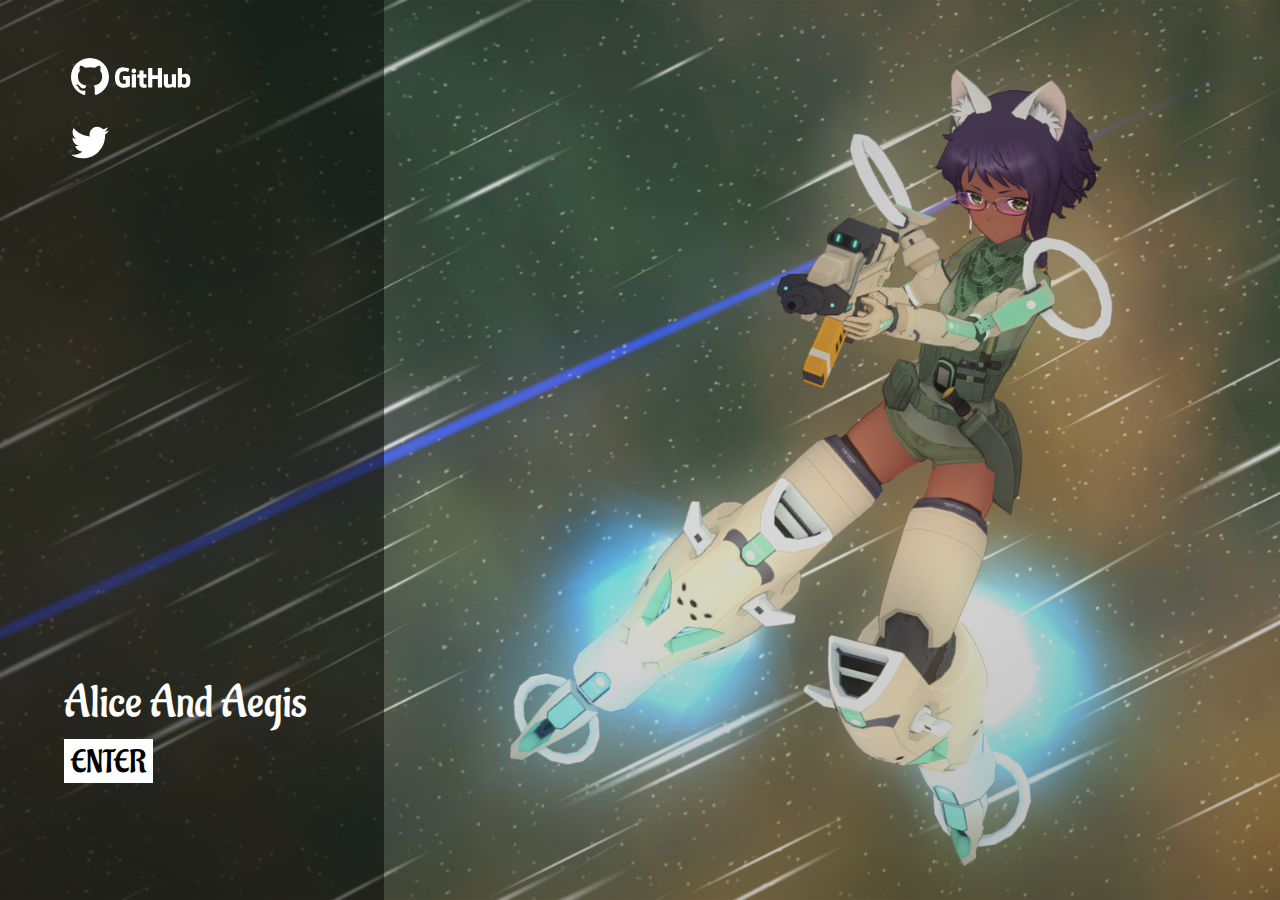
<file: index.html>
<!DOCTYPE html>
<html lang="ja">

<head>
  <meta charset="UTF-8">
  <meta http-equiv="Pragma" content="no-cache">
  <meta http-equiv="cache-control" content="no-cache">
  <meta http-equiv="expires" content="0">

  <title>Alice And Aeigs - アリスギア属性対応表 動作サンプル</title>

  <link href="https://fonts.googleapis.com/css2?family=Aladin&family=Damion&display=swap" rel="stylesheet">
  <style>
body {
  background:#000;
  margin:0;
  padding:0;
  width:100vw;
/*  height:100vh;*/
  overflow:hidden;
}
* {
  box-sizing:border-box;
}
#indexmenu {
  background:url("./img/index/topimage-1.jpg");
  background-size:cover;
  background-position: center;
  display:block;
  height:100vh;
  width:100vw;
  padding:10vh 5vw;
  padding:0;
}
#indexmenu span {
  display:inline-block;
  background-color:rgba(0,0,0,0.5);
  height:100vh;
  width:30vw;
  padding-top:75vh;
  padding-bottom:25vh;
  padding-left:5vw;
  padding-right:5vw;
  color:#fff;
  font-size:3.5vw;
  font-family: 'Damion', cursive;
  font-family: 'Aladin', cursive;
}
#indexmenu a {
  display:inline-block;
  color:#000;
  font-size:2.5vw;
  margin-top:1vh;
  padding:4px 7px 1px;
  background:#fff;
  text-decoration:none;
}
#indexmenu a:hover {
  background:#336699;
}
#indexmenu a.twitter ,
#indexmenu a.github {
  background:transparent;
}
#indexmenu icons {
  position:absolute;
  top:5vh;
  left:5vw;
  background:transparent;
}
#indexmenu a.github img:nth-of-type(1) {
  width:3vw;
  margin-right:0.4vw;
}
#indexmenu a.github img:nth-of-type(2) {
  width:6vw;
  vertical-align:0.4vw;
}
#indexmenu a.twitter img:nth-of-type(1) {
  width:3vw;
  margin-right:0.4vw;
}
@media screen and (max-width: 980px) {/* スマホ */
  #indexmenu {
    background:url("./img/index/topimage-2.jpg");
    background-size:cover;
    background-position: center;
  }
  #indexmenu span {
    font-size:5.5vw;
  }
  #indexmenu a {
    font-size:4.5vw;
  }
  #indexmenu a.github img:nth-of-type(1) {
    width:5vw;
    margin-right:0.7vw;
  }
  #indexmenu a.github img:nth-of-type(2) {
    width:10vw;
    vertical-align:0.6vw;
  }
  #indexmenu a.twitter img:nth-of-type(1) {
    width:5vw;
  }
}
  </style>
</head>

<body>

<archive id="indexmenu">
<span>Alice And Aegis<br><a href="alice.html">ENTER</a><icons><a href="https://github.com/aliceandaegis/alicegear-attribute" target="_blank" class="github"><img src="./img/index/mark-github.svg"><img src="./img/index/logo-github.svg"></a><br><a href="https://twitter.com/aliceandaegis" target="_blank" class="twitter"><img src="./img/index/icon-twitter.svg"></a></icons></span>
</archive>

</body>
</html>
</file>
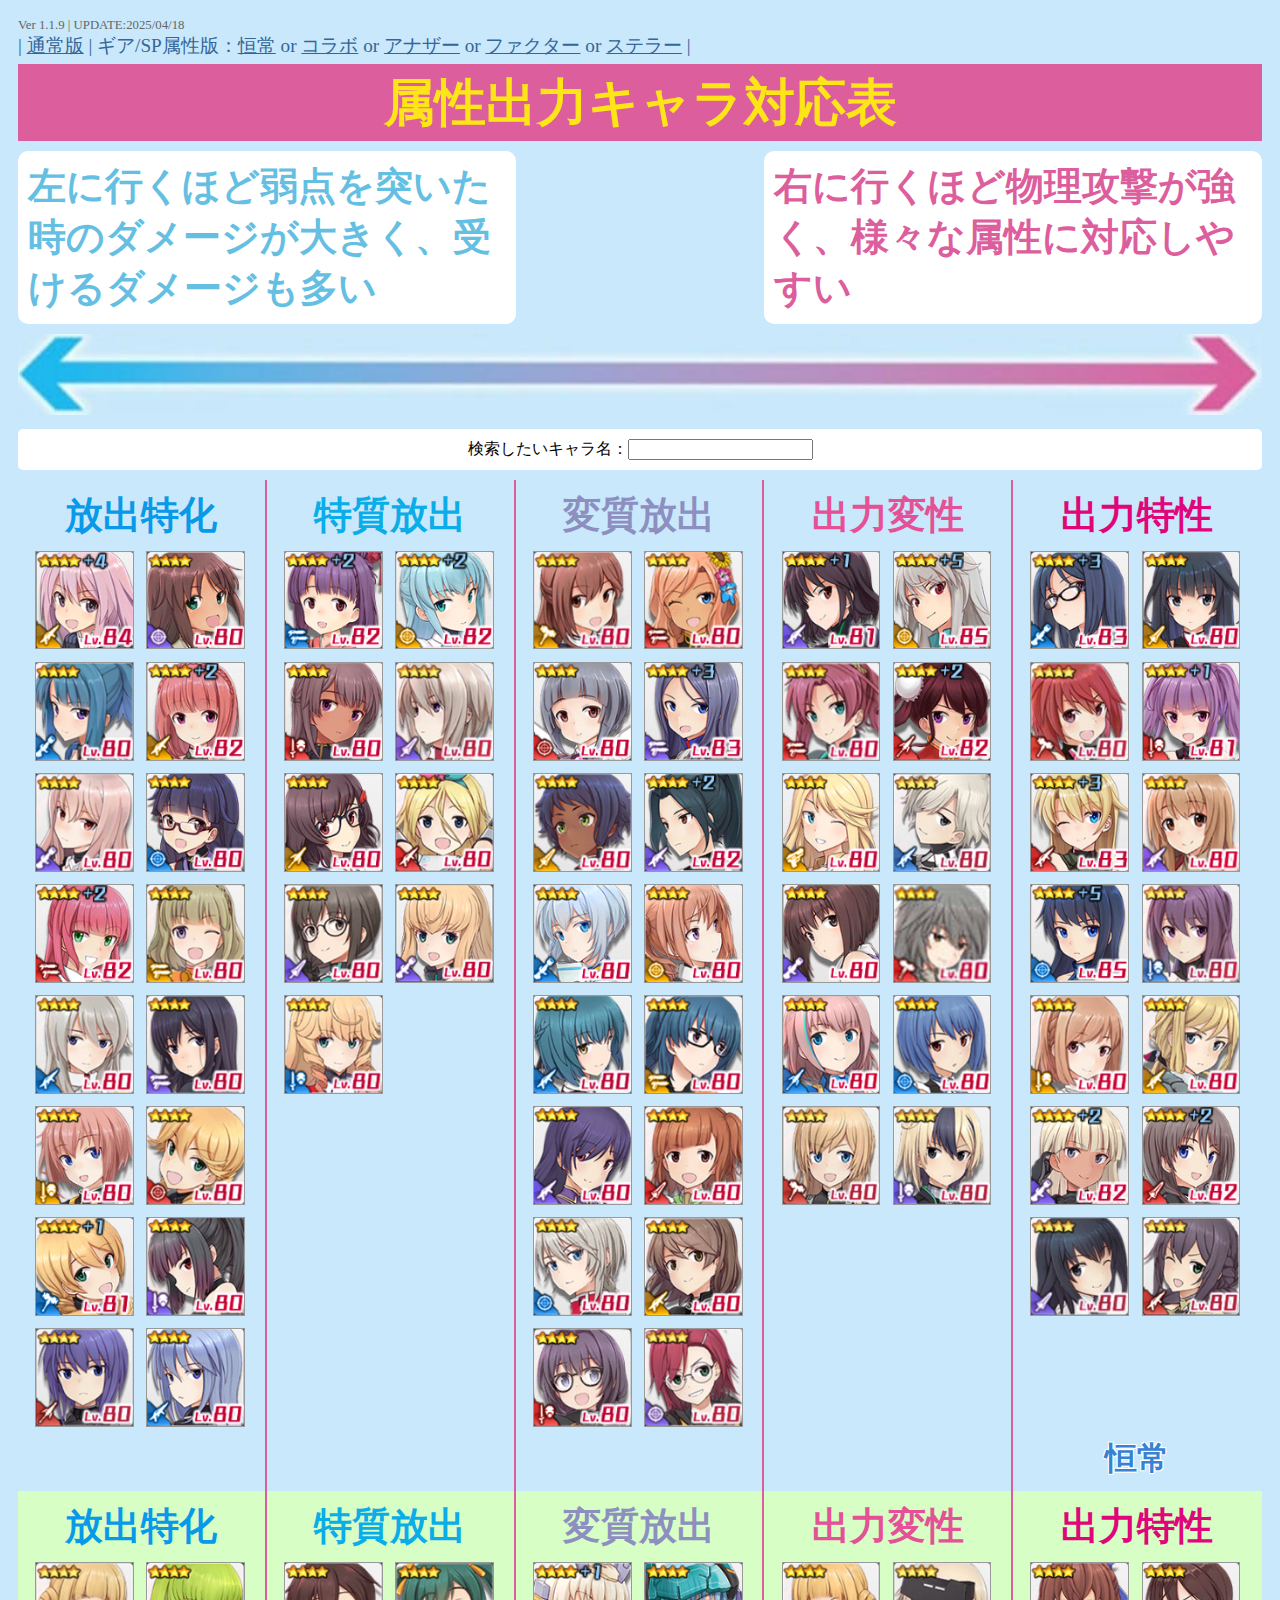
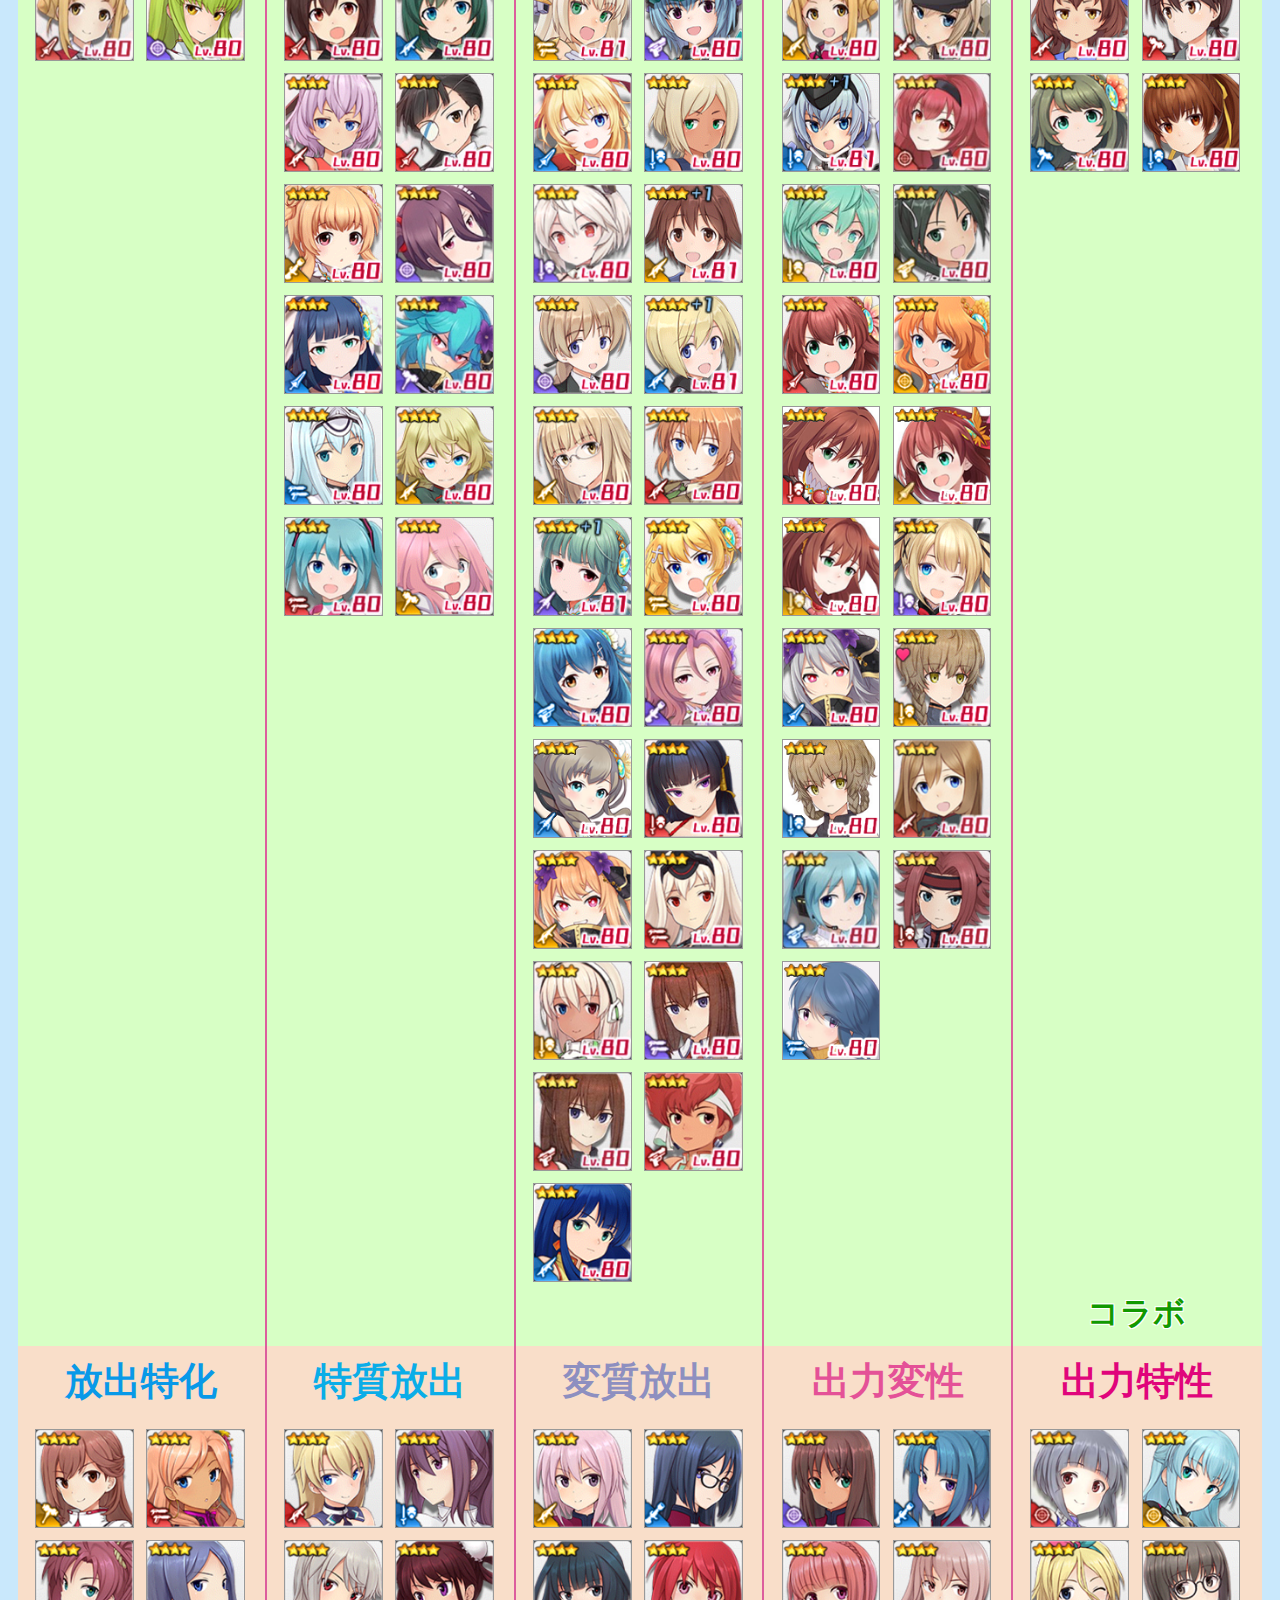
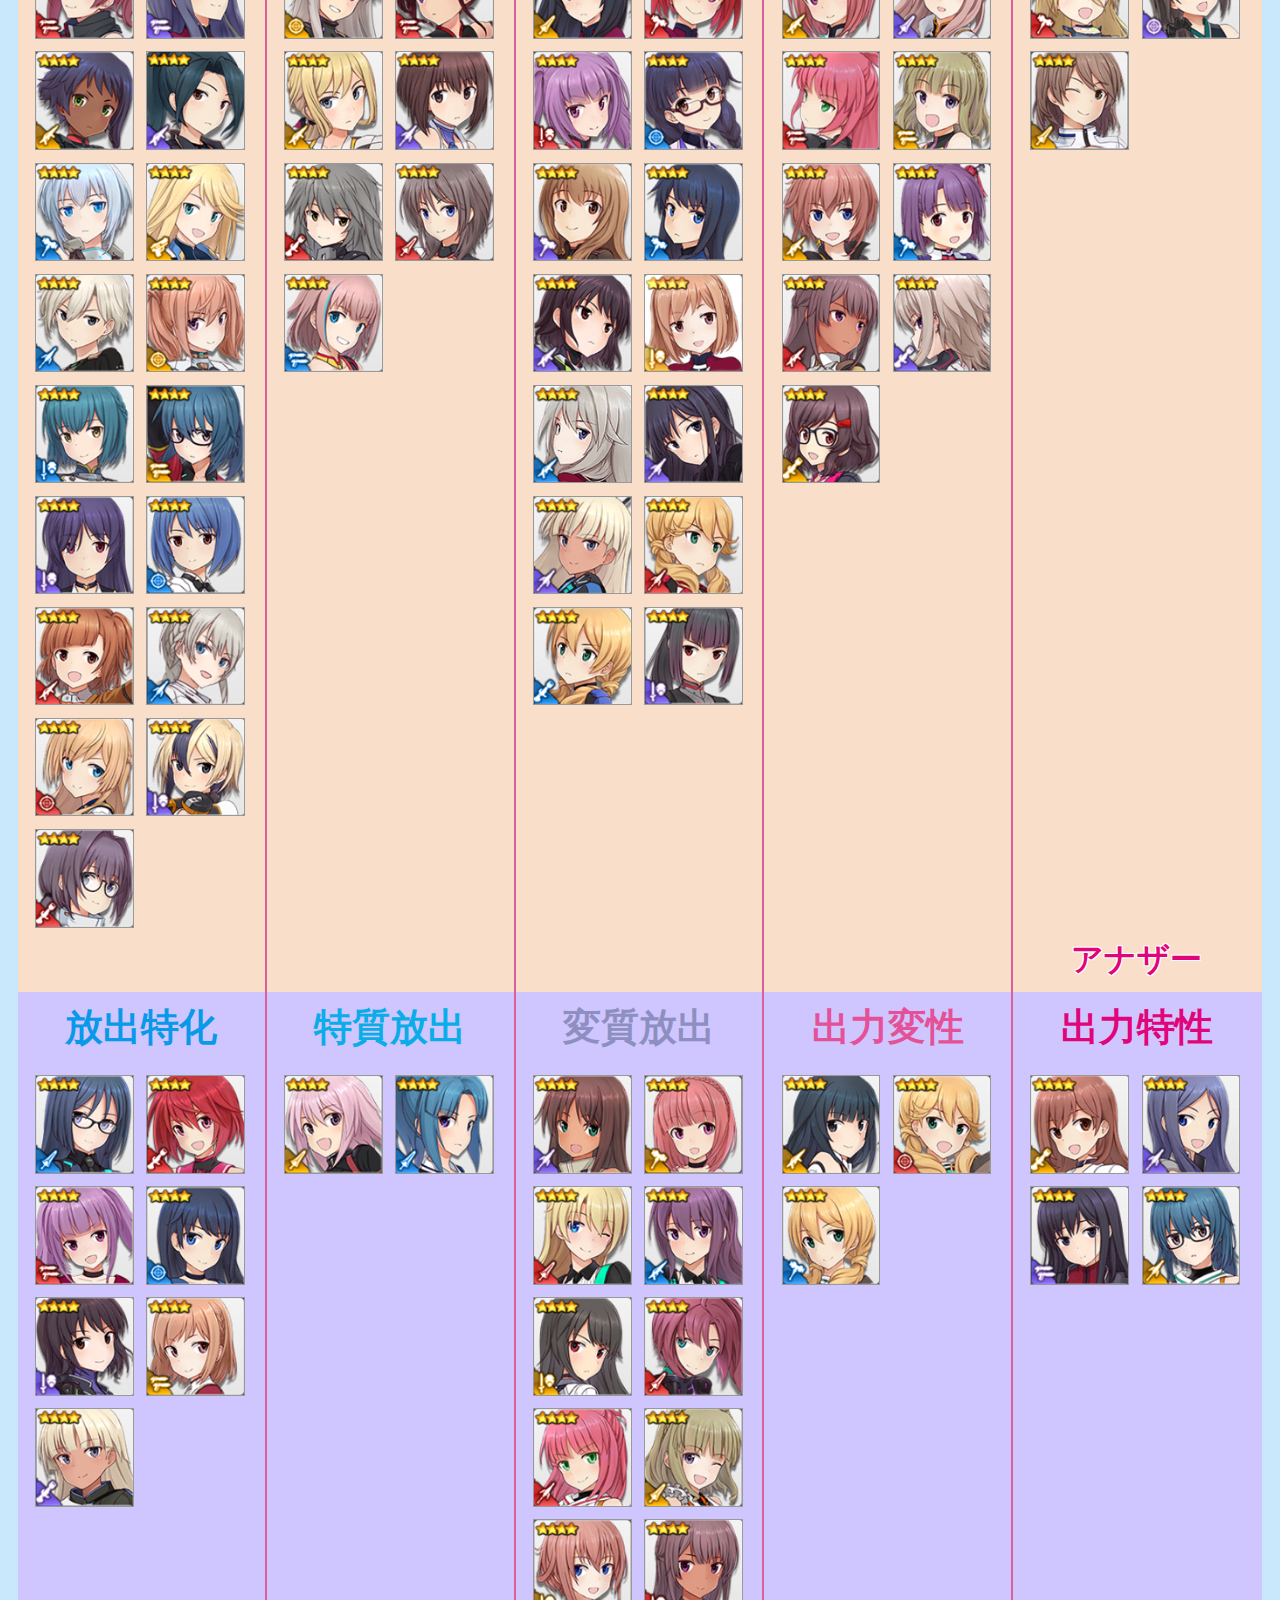
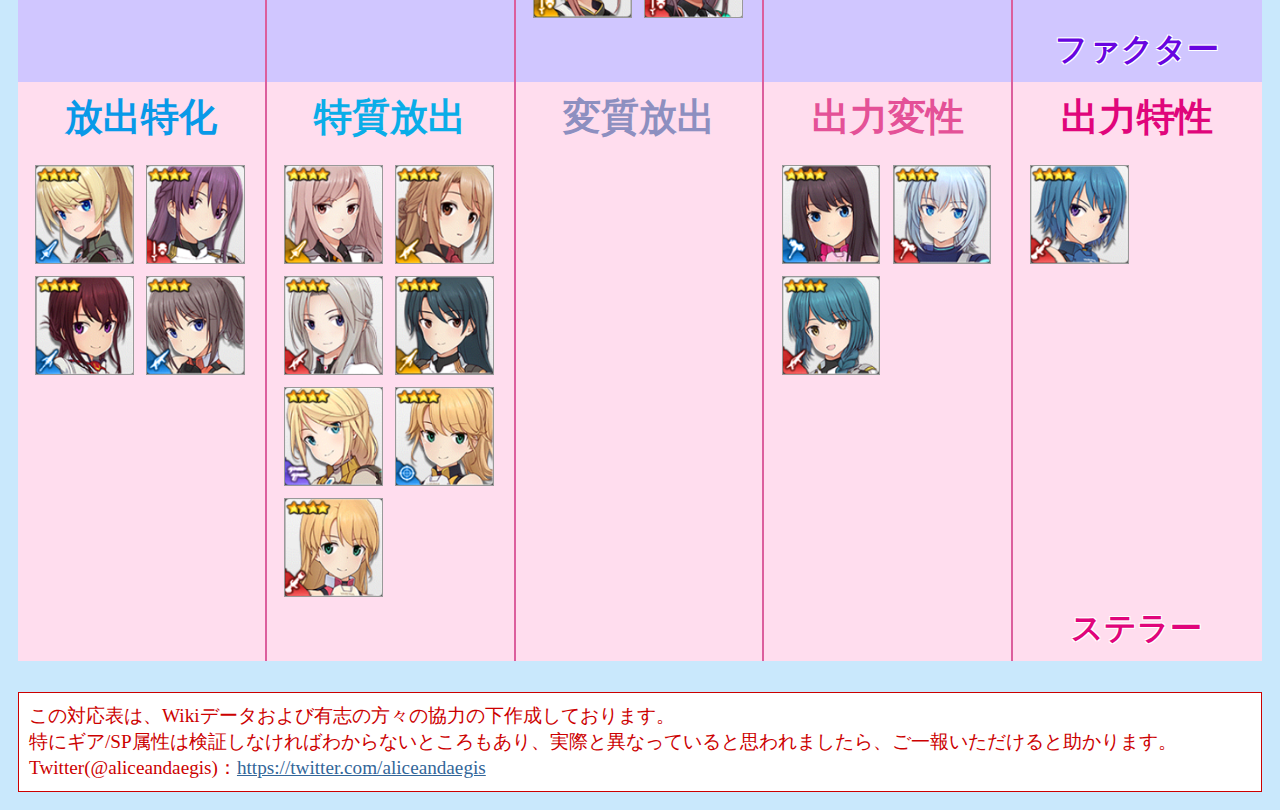
<file: alice.html>
<!DOCTYPE html>
<html lang="ja">

<head>
  <meta charset="UTF-8">
  <meta http-equiv="Pragma" content="no-cache">
  <meta http-equiv="cache-control" content="no-cache">
  <meta http-equiv="expires" content="0">

  <title>アリス・ギア・アイギス 属性出力キャラクター対応表</title>

  <script>

/* 更新情報 必要に応じて書き換えてください */
  var version = "Ver 1.1.9 | UPDATE:2025/04/18";


/*
  jsonファイルを外部に設置すると単にHTMLファイルを開いたときに動作しなくなるので当面はHTMLファイル内に
  jsonデータを記載します。

  { ... },
  でキャラデータがワンセット。各項目は下記の通り。
  id       = 番号(101～アニメ、151～FAG/創彩少女庭園コラボ、201～SOL/DTAコラボ、301～ｽﾄﾗｲｸｳｨｯﾁｰｽﾞ、401～ﾊﾞﾄﾙｶﾞｰﾙﾊｲｽｸｰﾙ、501～ﾃﾞｯﾄﾞｵｱｱﾗｲﾌﾞ、601～東京ﾄﾞｰﾙｽﾞ、701～ﾀﾞﾗｲｱｽ、801～ｼｭﾀｲﾝｽﾞ･ｹﾞｰﾄ、811～幼女戦記、821～ﾀﾞｰﾃｨﾍﾟｱ、831～初音ミクコラボ)、841～ｺｰﾄﾞｷﾞｱｽ、851～ゆるキャン
  type     = 1=放出特化、2=特質放出、3=変質放出、4=出力変性、5=出力特性
  src      = 画像ファイル名
  name     = キャラクター名
  category = アナザーは10、ファクターは11、ステラーは12、コラボは99、それ以外は空欄

  equip1   = ショット：1=実弾、2=エネルギー弾（複数=12、派生=1/2、エニグマ=1|2）
  equip2   = クロス：3=斬撃、4=打撃（複数の場合=34）
  equip3   = トップススキル：1=実弾、2=エネルギー弾、3=斬撃、4=打撃、5=補助/回復
  equip4   = ボトムススキル：1=実弾、2=エネルギー弾、3=斬撃、4=打撃、5=補助/回復
  sp       = ボトムススキル：1=実弾、2=エネルギー弾、3=斬撃、4=打撃、5=補助/回復
  ※情報不足でわからないところは ?=不明
  ※派生は/記号の後に数字などを記述（/が派生アイコンになる）
  ※K.I.S.S.で追加される属性は K の文字追加した後に 1～5 を記述（暫定）

  attr     = 1=電撃属性、2=重力属性、3=焼夷属性、4=冷撃属性

  link     = キャラクターのWikiのURL(キャラ画像クリックでページに移動)

  ※キャラクターリストは id 順にて並び替えられます。
  ※画像データは /img/ フォルダに格納してください。
  ※画像ファイルは縦111px、横111pxで作成しています。
  ※srcの画像ファイル名と /img/フォルダに入れた画像名は同じにしてください。
  ※アナザーキャラ画像名は another-キャラ名 と暫定設定しています。
  ※その他キャラ画像名は normal-キャラ名 と暫定設定しています。
*/
/* ↓↓↓↓ここからキャラクターデータ↓↓↓↓ */

  var data = [/*キャラクターデータ(json形式) */

    {
      "id": "1",
      "type": "1",
      "src": "normal-yotsuyu.png",
      "name": "比良坂 夜露",
      "equip1": "1/2",
      "equip2": "3",
      "equip3": "5",
      "equip4": "2",
      "sp": "3",
      "attr": "1",
      "link":"https://wikiwiki.jp/alicegear/%E6%AF%94%E8%89%AF%E5%9D%82%E5%A4%9C%E9%9C%B2",
      "category": ""
    },
    {
      "id": "1",
      "type": "3",
      "src": "another-yotsuyu.png",
      "name": "比良坂 夜露 / 勇躍",
      "equip1": "1/2",
      "equip2": "3",
      "equip3": "5",
      "equip4": "2",
      "sp": "2",
      "attr": "1",
      "link": "https://wikiwiki.jp/alicegear/%E6%AF%94%E8%89%AF%E5%9D%82%E5%A4%9C%E9%9C%B2%E5%8B%87%E8%BA%8D",
      "category": "10"
    },
    {
      "id": "1",
      "type": "2",
      "src": "factor-yotsuyu.png",
      "name": "比良坂 夜露 / コネクト",
      "equip1": "1/2",
      "equip2": "3",
      "equip3": "5",
      "equip4": "2",
      "sp": "35",
      "attr": "1",
      "link": "https://wikiwiki.jp/alicegear/%E6%AF%94%E8%89%AF%E5%9D%82%E5%A4%9C%E9%9C%B2/%E3%82%B3%E3%83%8D%E3%82%AF%E3%83%88",
      "category": "11"
    },
    {
      "id": "2",
      "type": "1",
      "src": "normal-shitara.png",
      "name": "兼志谷 シタラ",
      "equip1": "2",
      "equip2": "3/3",
      "equip3": "35",
      "equip4": "2",
      "sp": "2",
      "attr": "2",
      "link": "https://wikiwiki.jp/alicegear/%E5%85%BC%E5%BF%97%E8%B0%B7%E3%82%B7%E3%82%BF%E3%83%A9",
      "category": ""
    },
    {
      "id": "2",
      "type": "4",
      "src": "another-shitara.png",
      "name": "兼志谷 シタラ / 天機",
      "equip1": "2",
      "equip2": "3/3",
      "equip3": "35",
      "equip4": "2",
      "sp": "2",
      "attr": "2",
      "link": "https://wikiwiki.jp/alicegear/%E5%85%BC%E5%BF%97%E8%B0%B7%E3%82%B7%E3%82%BF%E3%83%A9%E5%A4%A9%E6%A9%9F",
      "category": "10"
    },
    {
      "id": "2",
      "type": "3",
      "src": "factor-shitara.png",
      "name": "兼志谷 シタラ / ブレイブ",
      "equip1": "2",
      "equip2": "3/3",
      "equip3": "35",
      "equip4": "2",
      "sp": "35?",
      "attr": "2",
      "link": "https://wikiwiki.jp/alicegear/%E5%85%BC%E5%BF%97%E8%B0%B7%E3%82%B7%E3%82%BF%E3%83%A9/%E3%83%96%E3%83%AC%E3%82%A4%E3%83%96",
      "category": "11"
    },
    {
      "id": "3",
      "type": "5",
      "src": "normal-fumika.png",
      "name": "百科 文嘉",
      "equip1": "2/2",
      "equip2": "3",
      "equip3": "1",
      "equip4": "5",
      "sp": "1",
      "attr": "4",
      "link": "https://wikiwiki.jp/alicegear/%E7%99%BE%E7%A7%91%E6%96%87%E5%98%89",
      "category": ""
    },
    {
      "id": "3",
      "type": "3",
      "src": "another-fumika.png",
      "name": "百科 文嘉 / 智将",
      "equip1": "2/2",
      "equip2": "3",
      "equip3": "1",
      "equip4": "5",
      "sp": "15",
      "attr": "4",
      "link": "https://wikiwiki.jp/alicegear/%E7%99%BE%E7%A7%91%E6%96%87%E5%98%89%E6%99%BA%E5%B0%86",
      "category": "10"
    },
    {
      "id": "3",
      "type": "1",
      "src": "factor-fumika.png",
      "name": "百科 文嘉 / ブレイブ",
      "equip1": "2/2",
      "equip2": "3",
      "equip3": "1",
      "equip4": "5",
      "sp": "35?",
      "attr": "4",
      "link": "https://wikiwiki.jp/alicegear/%E7%99%BE%E7%A7%91%E6%96%87%E5%98%89/%E3%83%96%E3%83%AC%E3%82%A4%E3%83%96",
      "category": "11"
    },
    {
      "id": "4",
      "type": "5",
      "src": "normal-kaede.png",
      "name": "吾妻 楓",
      "equip1": "2",
      "equip2": "3",
      "equip3": "2",
      "equip4": "5",
      "sp": "2",
      "attr": "1",
      "link": "https://wikiwiki.jp/alicegear/%E5%90%BE%E5%A6%BB%E6%A5%93",
      "category": ""
    },
    {
      "id": "4",
      "type": "3",
      "src": "another-kaede.png",
      "name": "吾妻 楓 / 皆伝",
      "equip1": "2",
      "equip2": "3",
      "equip3": "2",
      "equip4": "5",
      "sp": "3",
      "attr": "1",
      "link": "https://wikiwiki.jp/alicegear/%E5%90%BE%E5%A6%BB%E6%A5%93%E7%9A%86%E4%BC%9D",
      "category": "10"
    },
    {
      "id": "4",
      "type": "4",
      "src": "factor-kaede.png",
      "name": "吾妻 楓 / ネクスト",
      "equip1": "2",
      "equip2": "3",
      "equip3": "2",
      "equip4": "5",
      "sp": "35",
      "attr": "1",
      "link": "https://wikiwiki.jp/alicegear/%E5%90%BE%E5%A6%BB%E6%A5%93/%E3%83%8D%E3%82%AF%E3%82%B9%E3%83%88",
      "category": "11"
    },
    {
      "id": "5",
      "type": "5",
      "src": "normal-rin.png",
      "name": "日向 リン",
      "equip1": "1",
      "equip2": "4/4",
      "equip3": "35K2",
      "equip4": "2",
      "sp": "3",
      "attr": "3",
      "link": "https://wikiwiki.jp/alicegear/%E6%97%A5%E5%90%91%E3%83%AA%E3%83%B3",
      "category": ""
    },
    {
      "id": "5",
      "type": "3",
      "src": "another-rin.png",
      "name": "日向 リン / 奔放",
      "equip1": "1",
      "equip2": "4/4",
      "equip3": "35K2",
      "equip4": "2",
      "sp": "4",
      "attr": "3",
      "link": "https://wikiwiki.jp/alicegear/%E6%97%A5%E5%90%91%E3%83%AA%E3%83%B3%E5%A5%94%E6%94%BE",
      "category": "10"
    },
    {
      "id": "5",
      "type": "1",
      "src": "factor-rin.png",
      "name": "日向 リン / ネクスト",
      "equip1": "1",
      "equip2": "4/4",
      "equip3": "35K2",
      "equip4": "2",
      "sp": "15",
      "attr": "3",
      "link": "https://wikiwiki.jp/alicegear/%E6%97%A5%E5%90%91%E3%83%AA%E3%83%B3/%E3%83%8D%E3%82%AF%E3%82%B9%E3%83%88",
      "category": "11"
    },
    {
      "id": "6",
      "type": "1",
      "src": "normal-rei.png",
      "name": "小鳥遊 怜",
      "equip1": "2",
      "equip2": "3",
      "equip3": "2",
      "equip4": "5",
      "sp": "3",
      "attr": "4",
      "link": "https://wikiwiki.jp/alicegear/%E5%B0%8F%E9%B3%A5%E9%81%8A%E6%80%9C",
      "category": ""
    },
    {
      "id": "6",
      "type": "4",
      "src": "another-rei.png",
      "name": "小鳥遊 怜 / 無常",
      "equip1": "2",
      "equip2": "3",
      "equip3": "2",
      "equip4": "5",
      "sp": "25",
      "attr": "4",
      "link": "https://wikiwiki.jp/alicegear/%E5%B0%8F%E9%B3%A5%E9%81%8A%E6%80%9C%E8%92%BC%E7%A9%B9",
      "category": "10"
    },
    {
      "id": "6",
      "type": "2",
      "src": "factor-rei.png",
      "name": "小鳥遊 怜 / ネクスト",
      "equip1": "2",
      "equip2": "3",
      "equip3": "2",
      "equip4": "5",
      "sp": "3",
      "attr": "4",
      "link": "https://wikiwiki.jp/alicegear/%E5%B0%8F%E9%B3%A5%E9%81%8A%E6%80%9C/%E3%83%8D%E3%82%AF%E3%82%B9%E3%83%88",
      "category": "11"
    },
    {
      "id": "6",
      "type": "5",
      "src": "stellar-rei.png",
      "name": "小鳥遊 怜 / テンペランス",
      "equip1": "2",
      "equip2": "3",
      "equip3": "2",
      "equip4": "5",
      "sp": "2",
      "attr": "3",
      "link": "https://wikiwiki.jp/alicegear/%E5%B0%8F%E9%B3%A5%E9%81%8A%E6%80%9C/%E3%83%86%E3%83%B3%E3%83%9A%E3%83%A9%E3%83%B3%E3%82%B9",
      "category": "12"
    },
    {
      "id": "7",
      "type": "1",
      "src": "normal-aika.png",
      "name": "相河 愛花",
      "equip1": "1/1",
      "equip2": "4",
      "equip3": "2",
      "equip4": "25",
      "sp": "5",
      "attr": "1",
      "link": "https://wikiwiki.jp/alicegear/%E7%9B%B8%E6%B2%B3%E6%84%9B%E8%8A%B1",
      "category": ""
    },
    {
      "id": "7",
      "type": "4",
      "src": "another-aika.png",
      "name": "相河 愛花 / 仁愛",
      "equip1": "1/1",
      "equip2": "4",
      "equip3": "2",
      "equip4": "25",
      "sp": "25?",
      "attr": "1",
      "link": "https://wikiwiki.jp/alicegear/%E7%9B%B8%E6%B2%B3%E6%84%9B%E8%8A%B1%E4%BB%81%E6%84%9B",
      "category": "10"
    },
    {
      "id": "7",
      "type": "3",
      "src": "factor-aika.png",
      "name": "相河 愛花 / ネクスト",
      "equip1": "1/1",
      "equip2": "4",
      "equip3": "2",
      "equip4": "25",
      "sp": "45?",
      "attr": "1",
      "link": "https://wikiwiki.jp/alicegear/%E7%9B%B8%E6%B2%B3%E6%84%9B%E8%8A%B1/%E3%83%8D%E3%82%AF%E3%82%B9%E3%83%88",
      "category": "11"
    },
    {
      "id": "8",
      "type": "5",
      "src": "normal-ayaka.png",
      "name": "一条 綾香",
      "equip1": "1",
      "equip2": "3/3",
      "equip3": "2",
      "equip4": "1",
      "sp": "2",
      "attr": "3",
      "link": "https://wikiwiki.jp/alicegear/%E4%B8%80%E6%9D%A1%E7%B6%BE%E9%A6%99",
      "category": ""
    },
    {
      "id": "8",
      "type": "3",
      "src": "another-ayaka.png",
      "name": "一条 綾香 / 英俊",
      "equip1": "1",
      "equip2": "3/3",
      "equip3": "2",
      "equip4": "1",
      "sp": "35",
      "attr": "3",
      "link": "https://wikiwiki.jp/alicegear/%E4%B8%80%E6%9D%A1%E7%B6%BE%E9%A6%99%E8%8B%B1%E4%BF%8A",
      "category": "10"
    },
    {
      "id": "8",
      "type": "1",
      "src": "factor-ayaka.png",
      "name": "一条 綾香 / ネクスト",
      "equip1": "1",
      "equip2": "3/3",
      "equip3": "2",
      "equip4": "1",
      "sp": "2",
      "attr": "3",
      "link": "https://wikiwiki.jp/alicegear/%E4%B8%80%E6%9D%A1%E7%B6%BE%E9%A6%99/%E3%83%8D%E3%82%AF%E3%82%B9%E3%83%88",
      "category": "11"
    },
    {
      "id": "9",
      "type": "1",
      "src": "normal-yumi.png",
      "name": "四谷 ゆみ",
      "equip1": "1",
      "equip2": "3/3?",
      "equip3": "2",
      "equip4": "5",
      "sp": "1",
      "attr": "2",
      "link": "https://wikiwiki.jp/alicegear/%E5%9B%9B%E8%B0%B7%E3%82%86%E3%81%BF",
      "category": ""
    },
    {
      "id": "9",
      "type": "4",
      "src": "another-yumi.png",
      "name": "四谷 ゆみ / 絢爛",
      "equip1": "1",
      "equip2": "3/3?",
      "equip3": "2",
      "equip4": "5",
      "sp": "35",
      "attr": "2",
      "link": "https://wikiwiki.jp/alicegear/%E5%9B%9B%E8%B0%B7%E3%82%86%E3%81%BF%E7%B5%A2%E7%88%9B",
      "category": "10"
    },
    {
      "id": "9",
      "type": "2",
      "src": "stellar-yumi.png",
      "name": "四谷 ゆみ / ムーン",
      "equip1": "1",
      "equip2": "3/3?",
      "equip3": "2",
      "equip4": "5",
      "sp": "3",
      "attr": "1",
      "link": "https://wikiwiki.jp/alicegear/%E5%9B%9B%E8%B0%B7%E3%82%86%E3%81%BF/%E3%83%A0%E3%83%BC%E3%83%B3",
      "category": "12"
    },
    {
      "id": "10",
      "type": "1",
      "src": "normal-eri.png",
      "name": "依城 えり",
      "equip1": "2",
      "equip2": "3/3?",
      "equip3": "1",
      "equip4": "5",
      "sp": "2",
      "attr": "4",
      "link": "https://wikiwiki.jp/alicegear/%E4%BE%9D%E5%9F%8E%E3%81%88%E3%82%8A",
      "category": ""
    },
    {
      "id": "10",
      "type": "3",
      "src": "another-eri.png",
      "name": "依城 えり / 清廉",
      "equip1": "2",
      "equip2": "3/3?",
      "equip3": "1",
      "equip4": "5",
      "sp": "15",
      "attr": "4",
      "link": "https://wikiwiki.jp/alicegear/%E4%BE%9D%E5%9F%8E%E3%81%88%E3%82%8A%E6%B8%85%E5%BB%89",
      "category": "10"
    },
    {
      "id": "11",
      "type": "5",
      "src": "normal-virginia.png",
      "name": "バージニア・グリンベレー",
      "equip1": "2/2",
      "equip2": "3",
      "equip3": "5",
      "equip4": "2",
      "sp": "2",
      "attr": "3",
      "link": "https://wikiwiki.jp/alicegear/%E3%83%90%E3%83%BC%E3%82%B8%E3%83%8B%E3%82%A2%E3%83%BB%E3%82%B0%E3%83%AA%E3%83%B3%E3%83%99%E3%83%AC%E3%83%BC",
      "category": ""
    },
    {
      "id": "11",
      "type": "2",
      "src": "another-virginia.png",
      "name": "バージニア・グリンベレー / MOBIUS",
      "equip1": "2/2",
      "equip2": "3",
      "equip3": "5",
      "equip4": "2",
      "sp": "25",
      "attr": "3",
      "link": "https://wikiwiki.jp/alicegear/%E3%83%90%E3%83%BC%E3%82%B8%E3%83%8B%E3%82%A2%E3%83%BB%E3%82%B0%E3%83%AA%E3%83%B3%E3%83%99%E3%83%AC%E3%83%BCMOBIUS",
      "category": "10"
    },
    {
      "id": "11",
      "type": "3",
      "src": "factor-virginia.png",
      "name": "バージニア・グリンベレー / ライブ",
      "equip1": "2/2",
      "equip2": "3",
      "equip3": "5",
      "equip4": "2",
      "sp": "35?",
      "attr": "3",
      "link": "https://wikiwiki.jp/alicegear/%E3%83%90%E3%83%BC%E3%82%B8%E3%83%8B%E3%82%A2%E3%83%BB%E3%82%B0%E3%83%AA%E3%83%B3%E3%83%99%E3%83%AC%E3%83%BC/%E3%83%A9%E3%82%A4%E3%83%96",
      "category": "11"
    },
    {
      "id": "11",
      "type": "1",
      "src": "stellar-virginia.png",
      "name": "バージニア・グリンベレー / チャリオット",
      "equip1": "2/2",
      "equip2": "3",
      "equip3": "5",
      "equip4": "2",
      "sp": "4",
      "attr": "4",
      "link": "https://wikiwiki.jp/alicegear/%E3%83%90%E3%83%BC%E3%82%B8%E3%83%8B%E3%82%A2%E3%83%BB%E3%82%B0%E3%83%AA%E3%83%B3%E3%83%99%E3%83%AC%E3%83%BC/%E3%83%81%E3%83%A3%E3%83%AA%E3%82%AA%E3%83%83%E3%83%88",
      "category": "12"
    },
    {
      "id": "12",
      "type": "5",
      "src": "normal-koyui.png",
      "name": "大関 小結",
      "equip1": "2",
      "equip2": "4/4",
      "equip3": "1",
      "equip4": "5",
      "sp": "4",
      "attr": "2",
      "link": "https://wikiwiki.jp/alicegear/%E5%A4%A7%E9%96%A2%E5%B0%8F%E7%B5%90",
      "category": ""
    },
    {
      "id": "12",
      "type": "3",
      "src": "another-koyui.png",
      "name": "大関 小結 / 豊潤",
      "equip1": "2",
      "equip2": "4/4",
      "equip3": "1",
      "equip4": "5",
      "sp": "45?",
      "attr": "4",
      "link": "https://wikiwiki.jp/alicegear/%E5%A4%A7%E9%96%A2%E5%B0%8F%E7%B5%90%E8%B1%8A%E6%BD%A4",
      "category": "10"
    },
    {
      "id": "12",
      "type": "2",
      "src": "stellar-koyui.png",
      "name": "大関 小結 / エンプレス",
      "equip1": "2",
      "equip2": "4/4",
      "equip3": "1",
      "equip4": "5",
      "sp": "2",
      "attr": "1",
      "link": "https://wikiwiki.jp/alicegear/%E5%A4%A7%E9%96%A2%E5%B0%8F%E7%B5%90/%E3%82%A8%E3%83%B3%E3%83%97%E3%83%AC%E3%82%B9",
      "category": "12"
    },
    {
      "id": "13",
      "type": "5",
      "src": "normal-mutsumi.png",
      "name": "小芦 睦海",
      "equip1": "2",
      "equip2": "4/4",
      "equip3": "2",
      "equip4": "2",
      "sp": "4",
      "attr": "4",
      "link": "https://wikiwiki.jp/alicegear/%E5%B0%8F%E8%8A%A6%E7%9D%A6%E6%B5%B7",
      "category": ""
    },
    {
      "id": "13",
      "type": "3",
      "src": "another-mutsumi.png",
      "name": "小芦 睦海 / 剛毅",
      "equip1": "2",
      "equip2": "4/4",
      "equip3": "2",
      "equip4": "2",
      "sp": "35?",
      "attr": "4",
      "link": "https://wikiwiki.jp/alicegear/%E5%B0%8F%E8%8A%A6%E7%9D%A6%E6%B5%B7%E5%89%9B%E6%AF%85",
      "category": "10"
    },
    {
      "id": "13",
      "type": "1",
      "src": "factor-mutsumi.png",
      "name": "小芦 睦海 / ネクスト",
      "equip1": "2",
      "equip2": "4/4",
      "equip3": "2",
      "equip4": "2",
      "sp": "25?",
      "attr": "4",
      "link": "https://wikiwiki.jp/alicegear/%E5%B0%8F%E8%8A%A6%E7%9D%A6%E6%B5%B7/%E3%83%8D%E3%82%AF%E3%82%B9%E3%83%88",
      "category": "11"
    },
    {
      "id": "14",
      "type": "5",
      "src": "normal-mai.png",
      "name": "二子玉 舞",
      "equip1": "2",
      "equip2": "3/35",
      "equip3": "5",
      "equip4": "2",
      "sp": "3",
      "attr": "4",
      "link": "https://wikiwiki.jp/alicegear/%E4%BA%8C%E5%AD%90%E7%8E%89%E8%88%9E",
      "category": ""
    },
    {
      "id": "14",
      "type": "2",
      "src": "another-mai.png",
      "name": "二子玉 舞 / 繊麗",
      "equip1": "2",
      "equip2": "3/35",
      "equip3": "5",
      "equip4": "2",
      "sp": "35",
      "attr": "4",
      "link": "https://wikiwiki.jp/alicegear/%E4%BA%8C%E5%AD%90%E7%8E%89%E8%88%9E%E7%B9%8A%E9%BA%97",
      "category": "10"
    },
    {
      "id": "14",
      "type": "3",
      "src": "factor-mai.png",
      "name": "二子玉 舞 / ライブ",
      "equip1": "2",
      "equip2": "3/35",
      "equip3": "5",
      "equip4": "2",
      "sp": "25",
      "attr": "4",
      "link": "https://wikiwiki.jp/alicegear/%E4%BA%8C%E5%AD%90%E7%8E%89%E8%88%9E/%E3%83%A9%E3%82%A4%E3%83%96",
      "category": "11"
    },
    {
      "id": "14",
      "type": "1",
      "src": "stellar-mai.png",
      "name": "二子玉 舞 / スター",
      "equip1": "2",
      "equip2": "3/35",
      "equip3": "5",
      "equip4": "2",
      "sp": "3",
      "attr": "3",
      "link": "https://wikiwiki.jp/alicegear/%E4%BA%8C%E5%AD%90%E7%8E%89%E8%88%9E/%E3%82%B9%E3%82%BF%E3%83%BC",
      "category": "12"
    },
    {
      "id": "15",
      "type": "4",
      "src": "normal-serina.png",
      "name": "新谷 芹菜",
      "equip1": "1/1",
      "equip2": "3",
      "equip3": "5/25",
      "equip4": "2",
      "sp": "2",
      "attr": "2",
      "link": "https://wikiwiki.jp/alicegear/%E6%96%B0%E8%B0%B7%E8%8A%B9%E8%8F%9C",
      "category": ""
    },
    {
      "id": "15",
      "type": "3",
      "src": "another-serina.png",
      "name": "新谷 芹菜 / 燐光",
      "equip1": "1/1",
      "equip2": "3",
      "equip3": "5/25",
      "equip4": "2",
      "sp": "15",
      "attr": "2",
      "link": "https://wikiwiki.jp/alicegear/%E6%96%B0%E8%B0%B7%E8%8A%B9%E8%8F%9C%E7%87%90%E5%85%89",
      "category": "10"
    },
    {
      "id": "15",
      "type": "1",
      "src": "factor-serina.png",
      "name": "新谷 芹菜 / ネクスト",
      "equip1": "1/1",
      "equip2": "3",
      "equip3": "5/25",
      "equip4": "2",
      "sp": "35?",
      "attr": "2",
      "link": "https://wikiwiki.jp/alicegear/%E6%96%B0%E8%B0%B7%E8%8A%B9%E8%8F%9C/%E3%83%8D%E3%82%AF%E3%82%B9%E3%83%88",
      "category": "11"
    },
    {
      "id": "16",
      "type": "3",
      "src": "normal-anna.png",
      "name": "宇佐元 杏奈",
      "equip1": "1",
      "equip2": "4/45",
      "equip3": "5",
      "equip4": "2",
      "sp": "2",
      "attr": "1",
      "link": "https://wikiwiki.jp/alicegear/%E5%AE%87%E4%BD%90%E5%85%83%E6%9D%8F%E5%A5%88",
      "category": ""
    },
    {
      "id": "16",
      "type": "1",
      "src": "another-anna.png",
      "name": "宇佐元 杏奈 / 希求",
      "equip1": "1",
      "equip2": "4/45",
      "equip3": "5",
      "equip4": "2",
      "sp": "45",
      "attr": "1",
      "link": "https://wikiwiki.jp/alicegear/%E5%AE%87%E4%BD%90%E5%85%83%E6%9D%8F%E5%A5%88%E5%B8%8C%E6%B1%82",
      "category": "10"
    },
    {
      "id": "16",
      "type": "5",
      "src": "factor-anna.png",
      "name": "宇佐元 杏奈 / レジェンド",
      "equip1": "1",
      "equip2": "4/45",
      "equip3": "5",
      "equip4": "2",
      "sp": "15?",
      "attr": "1",
      "link": "https://wikiwiki.jp/alicegear/%E5%AE%87%E4%BD%90%E5%85%83%E6%9D%8F%E5%A5%88/%E3%83%AC%E3%82%B8%E3%82%A7%E3%83%B3%E3%83%89",
      "category": "11"
    },
    {
      "id": "17",
      "type": "3",
      "src": "normal-meika.png",
      "name": "萬場 盟華",
      "equip1": "2/2",
      "equip2": "4",
      "equip3": "2",
      "equip4": "5",
      "sp": "1",
      "attr": "3",
      "link": "https://wikiwiki.jp/alicegear/%E8%90%AC%E5%A0%B4%E7%9B%9F%E8%8F%AF",
      "category": ""
    },
    {
      "id": "17",
      "type": "1",
      "src": "another-meika.png",
      "name": "萬場 盟華 / 極彩",
      "equip1": "2/2",
      "equip2": "4",
      "equip3": "2",
      "equip4": "5",
      "sp": "25",
      "attr": "3",
      "link": "https://wikiwiki.jp/alicegear/%E8%90%AC%E5%A0%B4%E7%9B%9F%E8%8F%AF%E6%A5%B5%E5%BD%A9",
      "category": "10"
    },
    {
      "id": "17",
      "type": "4",
      "src": "stellar-meika.png",
      "name": "萬場 盟華 / サン",
      "equip1": "2/2",
      "equip2": "4",
      "equip3": "2",
      "equip4": "5",
      "sp": "3",
      "attr": "4",
      "link": "https://wikiwiki.jp/alicegear/%E8%90%AC%E5%A0%B4%E7%9B%9F%E8%8F%AF/%E3%82%B5%E3%83%B3",
      "category": "12"
    },
    {
      "id": "18",
      "type": "3",
      "src": "normal-asuka.png",
      "name": "文島 明日翔",
      "equip1": "1",
      "equip2": "3/35",
      "equip3": "5",
      "equip4": "25/2",
      "sp": "5",
      "attr": "3",
      "link": "https://wikiwiki.jp/alicegear/%E6%96%87%E5%B3%B6%E6%98%8E%E6%97%A5%E7%BF%94",
      "category": ""
    },
    {
      "id": "18",
      "type": "5",
      "src": "another-asuka.png",
      "name": "文島 明日翔 / 福音",
      "equip1": "1",
      "equip2": "3/35",
      "equip3": "5",
      "equip4": "25/2",
      "sp": "25",
      "attr": "3",
      "link": "https://wikiwiki.jp/alicegear/%E6%96%87%E5%B3%B6%E6%98%8E%E6%97%A5%E7%BF%94%E7%A6%8F%E9%9F%B3",
      "category": "10"
    },
    {
      "id": "19",
      "type": "4",
      "src": "normal-mari.png",
      "name": "神宮寺 真理",
      "equip1": "2",
      "equip2": "3",
      "equip3": "5",
      "equip4": "2",
      "sp": "2",
      "attr": "1",
      "link": "https://wikiwiki.jp/alicegear/%E7%A5%9E%E5%AE%AE%E5%AF%BA%E7%9C%9F%E7%90%86",
      "category": ""
    },
    {
      "id": "19",
      "type": "2",
      "src": "another-mari.png",
      "name": "神宮寺 真理 / 孤影",
      "equip1": "2",
      "equip2": "3",
      "equip3": "5",
      "equip4": "2",
      "sp": "25",
      "attr": "1",
      "link": "https://wikiwiki.jp/alicegear/%E7%A5%9E%E5%AE%AE%E5%AF%BA%E7%9C%9F%E7%90%86%E5%AD%A4%E5%BD%B1",
      "category": "10"
    },
    {
      "id": "19",
      "type": "3",
      "src": "factor-mari.png",
      "name": "神宮寺 真理 / レジェンド",
      "equip1": "2",
      "equip2": "3",
      "equip3": "5",
      "equip4": "2",
      "sp": "3",
      "attr": "1",
      "link": "https://wikiwiki.jp/alicegear/%E7%A5%9E%E5%AE%AE%E5%AF%BA%E7%9C%9F%E7%90%86/%E3%83%AC%E3%82%B8%E3%82%A7%E3%83%B3%E3%83%89",
      "category": "11"
    },
    {
      "id": "20",
      "type": "4",
      "src": "normal-raiya.png",
      "name": "蛙坂 来弥",
      "equip1": "2/1",
      "equip2": "3",
      "equip3": "1",
      "equip4": "2",
      "sp": "3",
      "attr": "3",
      "link": "https://wikiwiki.jp/alicegear/%E8%9B%99%E5%9D%82%E6%9D%A5%E5%BC%A5",
      "category": ""
    },
    {
      "id": "20",
      "type": "1",
      "src": "another-raiya.png",
      "name": "蛙坂 来弥 / 残火",
      "equip1": "2/1",
      "equip2": "3",
      "equip3": "1",
      "equip4": "2",
      "sp": "1",
      "attr": "3",
      "link": "https://wikiwiki.jp/alicegear/%E8%9B%99%E5%9D%82%E6%9D%A5%E5%BC%A5%E6%AE%8B%E7%81%AB",
      "category": "10"
    },
    {
      "id": "20",
      "type": "3",
      "src": "factor-raiya.png",
      "name": "蛙坂 来弥 / ネクスト",
      "equip1": "2/1",
      "equip2": "3",
      "equip3": "1",
      "equip4": "2",
      "sp": "35",
      "attr": "3",
      "link": "https://wikiwiki.jp/alicegear/%E8%9B%99%E5%9D%82%E6%9D%A5%E5%BC%A5/%E3%83%8D%E3%82%AF%E3%82%B9%E3%83%88",
      "category": "11"
    },
    {
      "id": "21",
      "type": "1",
      "src": "normal-yayoi.png",
      "name": "藤野 やよい",
      "equip1": "1/2",
      "equip2": "3",
      "equip3": "35",
      "equip4": "25",
      "sp": "3",
      "attr": "3",
      "link": "https://wikiwiki.jp/alicegear/%E8%97%A4%E9%87%8E%E3%82%84%E3%82%88%E3%81%84",
      "category": ""
    },
    {
      "id": "21",
      "type": "4",
      "src": "another-yayoi.png",
      "name": "藤野 やよい / 無常",
      "equip1": "1/2",
      "equip2": "3",
      "equip3": "35",
      "equip4": "25",
      "sp": "25",
      "attr": "3",
      "link": "https://wikiwiki.jp/alicegear/%E8%97%A4%E9%87%8E%E3%82%84%E3%82%88%E3%81%84%E7%84%A1%E5%B8%B8",
      "category": "10"
    },
    {
      "id": "21",
      "type": "3",
      "src": "factor-yayoi.png",
      "name": "藤野 やよい / ライブ",
      "equip1": "1/2",
      "equip2": "3",
      "equip3": "35",
      "equip4": "25",
      "sp": "2",
      "attr": "3",
      "link": "https://wikiwiki.jp/alicegear/%E8%97%A4%E9%87%8E%E3%82%84%E3%82%88%E3%81%84/%E3%83%A9%E3%82%A4%E3%83%96",
      "category": "11"
    },
    {
      "id": "22",
      "type": "1",
      "src": "normal-toka.png",
      "name": "下落合 桃歌",
      "equip1": "2",
      "equip2": "3",
      "equip3": "2",
      "equip4": "2",
      "sp": "2",
      "attr": "1",
      "link": "https://wikiwiki.jp/alicegear/%E4%B8%8B%E8%90%BD%E5%90%88%E6%A1%83%E6%AD%8C",
      "category": ""
    },
    {
      "id": "22",
      "type": "4",
      "src": "another-toka.png",
      "name": "下落合 桃歌 / 明星",
      "equip1": "2",
      "equip2": "3",
      "equip3": "2",
      "equip4": "2",
      "sp": "25",
      "attr": "1",
      "link": "https://wikiwiki.jp/alicegear/%E4%B8%8B%E8%90%BD%E5%90%88%E6%A1%83%E6%AD%8C%E6%98%8E%E6%98%9F",
      "category": "10"
    },
    {
      "id": "22",
      "type": "3",
      "src": "factor-toka.png",
      "name": "下落合 桃歌 / ライブ",
      "equip1": "2",
      "equip2": "3",
      "equip3": "2",
      "equip4": "2",
      "sp": "35",
      "attr": "1",
      "link": "https://wikiwiki.jp/alicegear/%E4%B8%8B%E8%90%BD%E5%90%88%E6%A1%83%E6%AD%8C/%E3%83%A9%E3%82%A4%E3%83%96",
      "category": "11"
    },
    {
      "id": "23",
      "type": "4",
      "src": "normal-hongfa.png",
      "name": "王 紅花",
      "equip1": "1",
      "equip2": "3",
      "equip3": "2",
      "equip4": "2",
      "sp": "3",
      "attr": "3",
      "link": "https://wikiwiki.jp/alicegear/%E7%8E%8B%E7%B4%85%E8%8A%B1",
      "category": ""
    },
    {
      "id": "23",
      "type": "2",
      "src": "another-hongfa.png",
      "name": "王 紅花 / 紅蓮",
      "equip1": "1",
      "equip2": "3",
      "equip3": "2",
      "equip4": "2",
      "sp": "25",
      "attr": "3",
      "link": "https://wikiwiki.jp/alicegear/%E7%8E%8B%E7%B4%85%E8%8A%B1%E7%B4%85%E8%93%AE",
      "category": "10"
    },
    {
      "id": "23",
      "type": "1",
      "src": "stellar-hongfa.png",
      "name": "王 紅花 / ストレングス",
      "equip1": "1",
      "equip2": "3",
      "equip3": "2",
      "equip4": "2",
      "sp": "35?",
      "attr": "4",
      "link": "https://wikiwiki.jp/alicegear/%E7%8E%8B%E7%B4%85%E8%8A%B1/%E3%82%B9%E3%83%88%E3%83%AC%E3%83%B3%E3%82%B0%E3%82%B9",
      "category": "12"
    },
    {
      "id": "24",
      "type": "3",
      "src": "normal-kanade.png",
      "name": "仁紀藤 奏",
      "equip1": "2",
      "equip2": "3/3",
      "equip3": "2",
      "equip4": "5",
      "sp": "4",
      "attr": "2",
      "link": "https://wikiwiki.jp/alicegear/%E4%BB%81%E7%B4%80%E8%97%A4%E5%A5%8F",
      "category": ""
    },
    {
      "id": "24",
      "type": "1",
      "src": "another-kanade.png",
      "name": "仁紀藤 奏 / 雲耀",
      "equip1": "2",
      "equip2": "3/3",
      "equip3": "2",
      "equip4": "5",
      "sp": "25?",
      "attr": "2",
      "link": "https://wikiwiki.jp/alicegear/%E4%BB%81%E7%B4%80%E8%97%A4%E5%A5%8F%E9%9B%B2%E8%80%80",
      "category": "10"
    },
    {
      "id": "24",
      "type": "5",
      "src": "factor-kanade.png",
      "name": "仁紀藤 奏 / ブレイブ",
      "equip1": "2",
      "equip2": "3/3",
      "equip3": "2",
      "equip4": "5",
      "sp": "2",
      "attr": "2",
      "link": "https://wikiwiki.jp/alicegear/%E4%BB%81%E7%B4%80%E8%97%A4%E5%A5%8F/%E3%83%96%E3%83%AC%E3%82%A4%E3%83%96",
      "category": "11"
    },
    {
      "id": "25",
      "type": "5",
      "src": "normal-shiina.png",
      "name": "州天頃 椎奈",
      "equip1": "1",
      "equip2": "4/4",
      "equip3": "35/35",
      "equip4": "25",
      "sp": "4",
      "attr": "1",
      "link": "https://wikiwiki.jp/alicegear/%E5%B7%9E%E5%A4%A9%E9%A0%83%E6%A4%8E%E5%A5%88",
      "category": ""
    },
    {
      "id": "25",
      "type": "3",
      "src": "another-shiina.png",
      "name": "州天頃 椎奈 / 玉響",
      "equip1": "1",
      "equip2": "4/4",
      "equip3": "35/35",
      "equip4": "25",
      "sp": "45",
      "attr": "1",
      "link": "https://wikiwiki.jp/alicegear/%E5%B7%9E%E5%A4%A9%E9%A0%83%E6%A4%8E%E5%A5%88%E7%8E%89%E9%9F%BF",
      "category": "10"
    },
    {
      "id": "25",
      "type": "1",
      "src": "factor-shiina.png",
      "name": "州天頃 椎奈 / ブレイブ",
      "equip1": "1",
      "equip2": "4/4",
      "equip3": "35/35",
      "equip4": "25",
      "sp": "45",
      "attr": "1",
      "link": "https://wikiwiki.jp/alicegear/%E5%B7%9E%E5%A4%A9%E9%A0%83%E6%A4%8E%E5%A5%88/%E3%83%96%E3%83%AC%E3%82%A4%E3%83%96",
      "category": "11"
    },
    {
      "id": "26",
      "type": "1",
      "src": "normal-chieri.png",
      "name": "紺堂 地衛理",
      "equip1": "2/23?",
      "equip2": "3",
      "equip3": "2",
      "equip4": "5",
      "sp": "2",
      "attr": "4",
      "link": "https://wikiwiki.jp/alicegear/%E7%B4%BA%E5%A0%82%E5%9C%B0%E8%A1%9B%E7%90%86",
      "category": ""
    },
    {
      "id": "26",
      "type": "3",
      "src": "another-chieri.png",
      "name": "紺堂 地衛理 / 晨星",
      "equip1": "2/23?",
      "equip2": "3",
      "equip3": "2",
      "equip4": "5",
      "sp": "25",
      "attr": "4",
      "link": "https://wikiwiki.jp/alicegear/%E7%B4%BA%E5%A0%82%E5%9C%B0%E8%A1%9B%E7%90%86%E6%99%A8%E6%98%9F",
      "category": "10"
    },
    {
      "id": "26",
      "type": "2",
      "src": "stellar-chieri.png",
      "name": "紺堂 地衛理 / エンプレス",
      "equip1": "2/23?",
      "equip2": "3",
      "equip3": "2",
      "equip4": "5",
      "sp": "2",
      "attr": "3",
      "link": "https://wikiwiki.jp/alicegear/%E7%B4%BA%E5%A0%82%E5%9C%B0%E8%A1%9B%E7%90%86/%E3%82%A8%E3%83%B3%E3%83%97%E3%83%AC%E3%82%B9",
      "category": "12"
    },
    {
      "id": "27",
      "type": "3",
      "src": "normal-shanti.png",
      "name": "サンティ・ラナ",
      "equip1": "2",
      "equip2": "3/3",
      "equip3": "25",
      "equip4": "15",
      "sp": "3",
      "attr": "1",
      "link": "https://wikiwiki.jp/alicegear/%E3%82%B5%E3%83%B3%E3%83%86%E3%82%A3%E3%83%BB%E3%83%A9%E3%83%8A",
      "category": ""
    },
    {
      "id": "27",
      "type": "1",
      "src": "another-shanti.png",
      "name": "サンティ・ラナ / 雄渾",
      "equip1": "2",
      "equip2": "3/35",
      "equip3": "25",
      "equip4": "15",
      "sp": "25",
      "attr": "1",
      "link": "https://wikiwiki.jp/alicegear/%E3%82%B5%E3%83%B3%E3%83%86%E3%82%A3%E3%83%BB%E3%83%A9%E3%83%8A%E9%9B%84%E6%B8%BE",
      "category": "10"
    },
    {
      "id": "28",
      "type": "3",
      "src": "normal-kaoruko.png",
      "name": "山野 薫子",
      "equip1": "2",
      "equip2": "3",
      "equip3": "2",
      "equip4": "2",
      "sp": "5",
      "attr": "2",
      "link": "https://wikiwiki.jp/alicegear/%E5%B1%B1%E9%87%8E%E8%96%AB%E5%AD%90",
      "category": ""
    },
    {
      "id": "28",
      "type": "1",
      "src": "another-kaoruko.png",
      "name": "山野 薫子 / 玄妙",
      "equip1": "2",
      "equip2": "3",
      "equip3": "2",
      "equip4": "2",
      "sp": "15",
      "attr": "2",
      "link": "https://wikiwiki.jp/alicegear/%E5%B1%B1%E9%87%8E%E8%96%AB%E5%AD%90%E7%8E%84%E5%A6%99",
      "category": "10"
    },
    {
      "id": "28",
      "type": "2",
      "src": "stellar-kaoruko.png",
      "name": "山野 薫子 / プリースト",
      "equip1": "2",
      "equip2": "3",
      "equip3": "2",
      "equip4": "2",
      "sp": "2",
      "attr": "1",
      "link": "https://wikiwiki.jp/alicegear/%E5%B1%B1%E9%87%8E%E8%96%AB%E5%AD%90/%E3%83%97%E3%83%AA%E3%83%BC%E3%82%B9%E3%83%88",
      "category": "12"
    },
    {
      "id": "29",
      "type": "3",
      "src": "normal-nina.png",
      "name": "ニーナ・カリーニナ",
      "equip1": "2",
      "equip2": "4",
      "equip3": "2",
      "equip4": "4",
      "sp": "2",
      "attr": "4",
      "link": "https://wikiwiki.jp/alicegear/%E3%83%8B%E3%83%BC%E3%83%8A%E3%83%BB%E3%82%AB%E3%83%AA%E3%83%BC%E3%83%8B%E3%83%8A",
      "category": ""
    },
    {
      "id": "29",
      "type": "1",
      "src": "another-nina.png",
      "name": "ニーナ・カリーニナ / 破軍",
      "equip1": "2",
      "equip2": "4/4",
      "equip3": "2",
      "equip4": "45/45",
      "sp": "45",
      "attr": "4",
      "link": "https://wikiwiki.jp/alicegear/%E3%83%8B%E3%83%BC%E3%83%8A%E3%83%BB%E3%82%AB%E3%83%AA%E3%83%BC%E3%83%8B%E3%83%8A%E7%A0%B4%E8%BB%8D",
      "category": "10"
    },
    {
      "id": "29",
      "type": "4",
      "src": "stellar-nina.png",
      "name": "ニーナ・カリーニナ / ハングドマン",
      "equip1": "2",
      "equip2": "4/4",
      "equip3": "2",
      "equip4": "45/45",
      "sp": "3?",
      "attr": "3",
      "link": "https://wikiwiki.jp/alicegear/%E3%83%8B%E3%83%BC%E3%83%8A%E3%83%BB%E3%82%AB%E3%83%AA%E3%83%BC%E3%83%8B%E3%83%8A/%E3%83%8F%E3%83%B3%E3%82%B0%E3%83%89%E3%83%9E%E3%83%B3",
      "category": "12"
    },
    {
      "id": "30",
      "type": "1",
      "src": "normal-misaki.png",
      "name": "籠目 深沙希",
      "equip1": "2",
      "equip2": "3/35",
      "equip3": "2",
      "equip4": "2/25",
      "sp": "2",
      "attr": "2",
      "link": "https://wikiwiki.jp/alicegear/%E7%B1%A0%E7%9B%AE%E6%B7%B1%E6%B2%99%E5%B8%8C",
      "category": ""
    },
    {
      "id": "30",
      "type": "3",
      "src": "another-misaki.png",
      "name": "籠目 深沙希 / 泡影",
      "equip1": "2",
      "equip2": "3/35",
      "equip3": "2",
      "equip4": "2/25",
      "sp": "235?",
      "attr": "2",
      "link": "https://wikiwiki.jp/alicegear/%E7%B1%A0%E7%9B%AE%E6%B7%B1%E6%B2%99%E5%B8%8C%E6%B3%A1%E5%BD%B1",
      "category": "10"
    },
    {
      "id": "30",
      "type": "5",
      "src": "factor-misaki.png",
      "name": "籠目 深沙希 / ネクスト",
      "equip1": "2",
      "equip2": "3/35",
      "equip3": "2",
      "equip4": "2/25",
      "sp": "2|2",
      "attr": "2",
      "link": "https://wikiwiki.jp/alicegear/%E7%B1%A0%E7%9B%AE%E6%B7%B1%E6%B2%99%E5%B8%8C/%E3%83%8D%E3%82%AF%E3%82%B9%E3%83%88",
      "category": "11"
    },
    {
      "id": "31",
      "type": "5",
      "src": "normal-rita.png",
      "name": "リタ・ヘンシェル",
      "equip1": "1/15",
      "equip2": "4",
      "equip3": "1",
      "equip4": "1",
      "sp": "1",
      "attr": "1",
      "link": "https://wikiwiki.jp/alicegear/%E3%83%AA%E3%82%BF%E3%83%BB%E3%83%98%E3%83%B3%E3%82%B7%E3%82%A7%E3%83%AB",
      "category": ""
    },
    {
      "id": "31",
      "type": "2",
      "src": "another-rita.png",
      "name": "リタ・ヘンシェル / 巧匠",
      "equip1": "1/15",
      "equip2": "4",
      "equip3": "1",
      "equip4": "1",
      "sp": "15",
      "attr": "1",
      "link": "https://wikiwiki.jp/alicegear/%E3%83%AA%E3%82%BF%E3%83%BB%E3%83%98%E3%83%B3%E3%82%B7%E3%82%A7%E3%83%AB%E5%B7%A7%E5%8C%A0",
      "category": "10"
    },
    {
      "id": "32",
      "type": "1",
      "src": "normal-sugumi.png",
      "name": "金潟 すぐみ",
      "equip1": "2",
      "equip2": "3",
      "equip3": "2",
      "equip4": "2",
      "sp": "3",
      "attr": "1",
      "link": "https://wikiwiki.jp/alicegear/%E9%87%91%E6%BD%9F%E3%81%99%E3%81%90%E3%81%BF",
      "category": ""
    },
    {
      "id": "32",
      "type": "4",
      "src": "another-sugumi.png",
      "name": "金潟 すぐみ / 臥薪",
      "equip1": "2",
      "equip2": "3",
      "equip3": "2",
      "equip4": "2",
      "sp": "25",
      "attr": "1",
      "link": "https://wikiwiki.jp/alicegear/%E9%87%91%E6%BD%9F%E3%81%99%E3%81%90%E3%81%BF%E8%87%A5%E8%96%AA",
      "category": "10"
    },
    {
      "id": "32",
      "type": "3",
      "src": "factor-sugumi.png",
      "name": "金潟 すぐみ / クリエイト",
      "equip1": "2",
      "equip2": "3",
      "equip3": "2",
      "equip4": "2",
      "sp": "35?|1",
      "attr": "1",
      "link": "https://wikiwiki.jp/alicegear/%E9%87%91%E6%BD%9F%E3%81%99%E3%81%90%E3%81%BF/%E3%82%AF%E3%83%AA%E3%82%A8%E3%82%A4%E3%83%88",
      "category": "11"
    },
    {
      "id": "33",
      "type": "5",
      "src": "normal-yasuri.png",
      "name": "新居目 安里",
      "equip1": "1/15",
      "equip2": "3",
      "equip3": "5/2",
      "equip4": "2",
      "sp": "1",
      "attr": "2",
      "link": "https://wikiwiki.jp/alicegear/%E6%96%B0%E5%B1%85%E7%9B%AE%E5%AE%89%E9%87%8C",
      "category": ""
    },
    {
      "id": "33",
      "type": "3",
      "src": "another-yasuri.png",
      "name": "新居目 安里 / 紺碧",
      "equip1": "1/15",
      "equip2": "3",
      "equip3": "5/2",
      "equip4": "2",
      "sp": "35?",
      "attr": "2",
      "link": "https://wikiwiki.jp/alicegear/%E6%96%B0%E5%B1%85%E7%9B%AE%E5%AE%89%E9%87%8C%E7%B4%BA%E7%A2%A7",
      "category": "10"
    },
    {
      "id": "33",
      "type": "1",
      "src": "factor-yasuri.png",
      "name": "新居目 安里 / クリエイト",
      "equip1": "1/15",
      "equip2": "3",
      "equip3": "5/2",
      "equip4": "2",
      "sp": "25?|35",
      "attr": "2",
      "link": "https://wikiwiki.jp/alicegear/%E6%96%B0%E5%B1%85%E7%9B%AE%E5%AE%89%E9%87%8C/%E3%82%AF%E3%83%AA%E3%82%A8%E3%82%A4%E3%83%88",
      "category": "11"
    },
    {
      "id": "34",
      "type": "2",
      "src": "normal-azuki.png",
      "name": "御蔵座 梓希",
      "equip1": "2",
      "equip2": "4/4",
      "equip3": "25",
      "equip4": "25",
      "sp": "2",
      "attr": "4",
      "link": "https://wikiwiki.jp/alicegear/%E5%BE%A1%E8%94%B5%E5%BA%A7%E6%A2%93%E5%B8%8C",
      "category": ""
    },
    {
      "id": "34",
      "type": "4",
      "src": "another-azuki.png",
      "name": "御蔵座 梓希 / 招福",
      "equip1": "2",
      "equip2": "4/4",
      "equip3": "25",
      "equip4": "25",
      "sp": "415?",
      "attr": "4",
      "link": "https://wikiwiki.jp/alicegear/%E5%BE%A1%E8%94%B5%E5%BA%A7%E6%A2%93%E5%B8%8C%E6%8B%9B%E7%A6%8F",
      "category": "10"
    },
    {
      "id": "35",
      "type": "4",
      "src": "normal-shirley.png",
      "name": "シャーリー・オークレイ",
      "equip1": "1",
      "equip2": "4/45",
      "equip3": "2",
      "equip4": "1",
      "sp": "4",
      "attr": "1",
      "link": "https://wikiwiki.jp/alicegear/%E3%82%B7%E3%83%A3%E3%83%BC%E3%83%AA%E3%83%BC%E3%83%BB%E3%82%AA%E3%83%BC%E3%82%AF%E3%83%AC%E3%82%A4",
      "category": ""
    },
    {
      "id": "35",
      "type": "1",
      "src": "another-shirley.png",
      "name": "シャーリー・オークレイ / 撃壌",
      "equip1": "1",
      "equip2": "4/45",
      "equip3": "2",
      "equip4": "1",
      "sp": "145?",
      "attr": "1",
      "link": "https://wikiwiki.jp/alicegear/%E3%82%B7%E3%83%A3%E3%83%BC%E3%83%AA%E3%83%BC%E3%83%BB%E3%82%AA%E3%83%BC%E3%82%AF%E3%83%AC%E3%82%A4%E6%92%83%E5%A3%8C",
      "category": "10"
    },
    {
      "id": "35",
      "type": "2",
      "src": "stellar-shirley.png",
      "name": "シャーリー・オークレイ / チャリオット",
      "equip1": "1",
      "equip2": "4/45",
      "equip3": "2",
      "equip4": "1",
      "sp": "1",
      "attr": "2",
      "link": "https://wikiwiki.jp/alicegear/%E3%82%B7%E3%83%A3%E3%83%BC%E3%83%AA%E3%83%BC%E3%83%BB%E3%82%AA%E3%83%BC%E3%82%AF%E3%83%AC%E3%82%A4/%E3%83%81%E3%83%A3%E3%83%AA%E3%82%AA%E3%83%83%E3%83%88",
      "category": "12"
    },
    {
      "id": "36",
      "type": "2",
      "src": "normal-mirie.png",
      "name": "御茶ノ水 美里江",
      "equip1": "1",
      "equip2": "4/4?",
      "equip3": "2",
      "equip4": "2",
      "sp": "2",
      "attr": "1",
      "link": "https://wikiwiki.jp/alicegear/%E5%BE%A1%E8%8C%B6%E3%83%8E%E6%B0%B4%E7%BE%8E%E9%87%8C%E6%B1%9F",
      "category": ""
    },
    {
      "id": "36",
      "type": "5",
      "src": "another-mirie.png",
      "name": "御茶ノ水 美里江 / 無辜",
      "equip1": "1",
      "equip2": "4/4",
      "equip3": "2",
      "equip4": "2",
      "sp": "25",
      "attr": "1",
      "link": "https://wikiwiki.jp/alicegear/%E5%BE%A1%E8%8C%B6%E3%83%8E%E6%B0%B4%E7%BE%8E%E9%87%8C%E6%B1%9F%E7%84%A1%E8%BE%9C",
      "category": "10"
    },
    {
      "id": "37",
      "type": "1",
      "src": "normal-akane.png",
      "name": "琴村 朱音",
      "equip1": "2",
      "equip2": "3/3",
      "equip3": "2",
      "equip4": "2",
      "sp": "2",
      "attr": "3",
      "link": "https://wikiwiki.jp/alicegear/%E7%90%B4%E6%9D%91%E6%9C%B1%E9%9F%B3",
      "category": ""
    },
    {
      "id": "37",
      "type": "3",
      "src": "another-akane.png",
      "name": "琴村 朱音 / 炎天",
      "equip1": "2",
      "equip2": "3/3",
      "equip3": "2",
      "equip4": "2",
      "sp": "35",
      "attr": "3",
      "link": "https://wikiwiki.jp/alicegear/%E7%90%B4%E6%9D%91%E6%9C%B1%E9%9F%B3%E7%82%8E%E5%A4%A9",
      "category": "10"
    },
    {
      "id": "37",
      "type": "4",
      "src": "factor-akane.png",
      "name": "琴村 朱音 / ライブ",
      "equip1": "2",
      "equip2": "3/3",
      "equip3": "2",
      "equip4": "2",
      "sp": "35",
      "attr": "3",
      "link": "https://wikiwiki.jp/alicegear/%E7%90%B4%E6%9D%91%E6%9C%B1%E9%9F%B3/%E3%83%A9%E3%82%A4%E3%83%96",
      "category": "11"
    },
    {
      "id": "37",
      "type": "2",
      "src": "stellar-akane.png",
      "name": "琴村 朱音 / プリースト",
      "equip1": "2",
      "equip2": "3/3",
      "equip3": "2",
      "equip4": "2",
      "sp": "2",
      "attr": "4",
      "link": "https://wikiwiki.jp/alicegear/%E7%90%B4%E6%9D%91%E6%9C%B1%E9%9F%B3/%E3%83%97%E3%83%AA%E3%83%BC%E3%82%B9%E3%83%88",
      "category": "12"
    },
    {
      "id": "38",
      "type": "1",
      "src": "normal-amane.png",
      "name": "琴村 天音",
      "equip1": "2/2",
      "equip2": "4",
      "equip3": "5",
      "equip4": "3",
      "sp": "3",
      "attr": "4",
      "link": "https://wikiwiki.jp/alicegear/%E7%90%B4%E6%9D%91%E5%A4%A9%E9%9F%B3",
      "category": ""
    },
    {
      "id": "38",
      "type": "3",
      "src": "another-amane.png",
      "name": "琴村 天音 / 玄天",
      "equip1": "2/2",
      "equip2": "4",
      "equip3": "5",
      "equip4": "3",
      "sp": "25",
      "attr": "4",
      "link": "https://wikiwiki.jp/alicegear/%E7%90%B4%E6%9D%91%E5%A4%A9%E9%9F%B3%E7%8E%84%E5%A4%A9",
      "category": "10"
    },
    {
      "id": "38",
      "type": "4",
      "src": "factor-amane.png",
      "name": "琴村 天音 / ライブ",
      "equip1": "2/2",
      "equip2": "4",
      "equip3": "5",
      "equip4": "3",
      "sp": "25",
      "attr": "4",
      "link": "https://wikiwiki.jp/alicegear/%E7%90%B4%E6%9D%91%E5%A4%A9%E9%9F%B3/%E3%83%A9%E3%82%A4%E3%83%96",
      "category": "11"
    },
    {
      "id": "38",
      "type": "2",
      "src": "stellar-amane.png",
      "name": "琴村 天音 / ラヴァーズ",
      "equip1": "2/2",
      "equip2": "4",
      "equip3": "5",
      "equip4": "3",
      "sp": "2",
      "attr": "3",
      "link": "https://wikiwiki.jp/alicegear/%E7%90%B4%E6%9D%91%E5%A4%A9%E9%9F%B3/%E3%83%A9%E3%83%B4%E3%82%A1%E3%83%BC%E3%82%BA",
      "category": "12"
    },
    {
      "id": "39",
      "type": "4",
      "src": "normal-tsukasa.png",
      "name": "二階堂 司",
      "equip1": "1",
      "equip2": "3",
      "equip3": "1",
      "equip4": "2",
      "sp": "2",
      "attr": "4",
      "link": "https://wikiwiki.jp/alicegear/%E4%BA%8C%E9%9A%8E%E5%A0%82%E5%8F%B8",
      "category": ""
    },
    {
      "id": "39",
      "type": "1",
      "src": "another-tsukasa.png",
      "name": "二階堂 司 / 芝蘭",
      "equip1": "1/1",
      "equip2": "3",
      "equip3": "1",
      "equip4": "2",
      "sp": "35?",
      "attr": "4",
      "link": "https://wikiwiki.jp/alicegear/%E4%BA%8C%E9%9A%8E%E5%A0%82%E5%8F%B8%E8%8A%9D%E8%98%AD",
      "category": "10"
    },
    {
      "id": "40",
      "type": "4",
      "src": "normal-itsuri.png",
      "name": "須賀 乙莉",
      "equip1": "2",
      "equip2": "3",
      "equip3": "2",
      "equip4": "2/25",
      "sp": "2",
      "attr": "2",
      "link": "https://wikiwiki.jp/alicegear/%E9%A0%88%E8%B3%80%E4%B9%99%E8%8E%89",
      "category": ""
    },
    {
      "id": "40",
      "type": "2",
      "src": "another-itsuri.png",
      "name": "須賀 乙莉 / 仰望",
      "equip1": "2",
      "equip2": "3",
      "equip3": "2",
      "equip4": "2/25",
      "sp": "35",
      "attr": "2",
      "link": "https://wikiwiki.jp/alicegear/%E9%A0%88%E8%B3%80%E4%B9%99%E8%8E%89%E4%BB%B0%E6%9C%9B",
      "category": "10"
    },
    {
      "id": "41",
      "type": "4",
      "src": "normal-chie.png",
      "name": "東雲 チヱ",
      "equip1": "1/1",
      "equip2": "4",
      "equip3": "1",
      "equip4": "2",
      "sp": "3",
      "attr": "3",
      "link": "https://wikiwiki.jp/alicegear/%E6%9D%B1%E9%9B%B2%E3%83%81%E3%83%B1",
      "category": ""
    },
    {
      "id": "41",
      "type": "2",
      "src": "another-chie.png",
      "name": "東雲 チヱ / 流転",
      "equip1": "1/1",
      "equip2": "4",
      "equip3": "1",
      "equip4": "2",
      "sp": "15",
      "attr": "3",
      "link": "https://wikiwiki.jp/alicegear/%E6%9D%B1%E9%9B%B2%E3%83%81%E3%83%B1%E6%B5%81%E8%BB%A2",
      "category": "10"
    },
    {
      "id": "42",
      "type": "2",
      "src": "normal-fatima.png",
      "name": "ファティマ・ベトロラム",
      "equip1": "2",
      "equip2": "3",
      "equip3": "2",
      "equip4": "2/25",
      "sp": "3",
      "attr": "3",
      "link": "https://wikiwiki.jp/alicegear/%E3%83%95%E3%82%A1%E3%83%86%E3%82%A3%E3%83%9E%E3%83%BB%E3%83%99%E3%83%88%E3%83%AD%E3%83%A9%E3%83%A0",
      "category": ""
    },
    {
      "id": "42",
      "type": "4",
      "src": "another-fatima.png",
      "name": "ファティマ・ベトロラム / Miθra",
      "equip1": "2",
      "equip2": "3",
      "equip3": "2",
      "equip4": "2/25",
      "sp": "25",
      "attr": "3",
      "link": "https://wikiwiki.jp/alicegear/%E3%83%95%E3%82%A1%E3%83%86%E3%82%A3%E3%83%9E%E3%83%BB%E3%83%99%E3%83%88%E3%83%AD%E3%83%A9%E3%83%A0Mi%CE%B8ra",
      "category": "10"
    },
    {
      "id": "42",
      "type": "3",
      "src": "factor-fatima.png",
      "name": "ファティマ・ベトロラム / ライブ",
      "equip1": "2",
      "equip2": "3",
      "equip3": "2",
      "equip4": "2/25",
      "sp": "35?|2",
      "attr": "3",
      "link": "https://wikiwiki.jp/alicegear/%E3%83%95%E3%82%A1%E3%83%86%E3%82%A3%E3%83%9E%E3%83%BB%E3%83%99%E3%83%88%E3%83%AD%E3%83%A9%E3%83%A0/%E3%83%A9%E3%82%A4%E3%83%96",
      "category": "11"
    },
    {
      "id": "43",
      "type": "2",
      "src": "normal-mira.png",
      "name": "村尾 未羅",
      "equip1": "1",
      "equip2": "3",
      "equip3": "2",
      "equip4": "2/25",
      "sp": "3",
      "attr": "2",
      "link": "https://wikiwiki.jp/alicegear/%E6%9D%91%E5%B0%BE%E6%9C%AA%E7%BE%85",
      "category": ""
    },
    {
      "id": "43",
      "type": "4",
      "src": "another-mira.png",
      "name": "村尾 未羅 / 至純",
      "equip1": "1",
      "equip2": "3",
      "equip3": "2",
      "equip4": "2/25",
      "sp": "25?",
      "attr": "2",
      "link": "https://wikiwiki.jp/alicegear/%E6%9D%91%E5%B0%BE%E6%9C%AA%E7%BE%85%E8%87%B3%E7%B4%94",
      "category": "10"
    },
    {
      "id": "44",
      "type": "3",
      "src": "normal-yui.png",
      "name": "君影 唯",
      "equip1": "2",
      "equip2": "3",
      "equip3": "2",
      "equip4": "2",
      "sp": "2",
      "attr": "1",
      "link": "https://wikiwiki.jp/alicegear/%E5%90%9B%E5%BD%B1%E5%94%AF",
      "category": ""
    },
    {
      "id": "44",
      "type": "1",
      "src": "another-yui.png",
      "name": "君影 唯 / 連理",
      "equip1": "2",
      "equip2": "3",
      "equip3": "2",
      "equip4": "2",
      "sp": "25",
      "attr": "1",
      "link": "https://wikiwiki.jp/alicegear/%E5%90%9B%E5%BD%B1%E5%94%AF%E9%80%A3%E7%90%86",
      "category": "10"
    },
    {
      "id": "45",
      "type": "2",
      "src": "normal-miyuki.png",
      "name": "千島 美幸",
      "equip1": "2",
      "equip2": "3/3",
      "equip3": "2",
      "equip4": "25",
      "sp": "3",
      "attr": "1",
      "link": "https://wikiwiki.jp/alicegear/%E5%8D%83%E5%B3%B6%E7%BE%8E%E5%B9%B8",
      "category": ""
    },
    {
      "id": "45",
      "type": "4",
      "src": "another-miyuki.png",
      "name": "千島 美幸 / 幸魂",
      "equip1": "2",
      "equip2": "3/3",
      "equip3": "2",
      "equip4": "25",
      "sp": "25",
      "attr": "1",
      "link": "https://wikiwiki.jp/alicegear/%E5%8D%83%E5%B3%B6%E7%BE%8E%E5%B9%B8%E5%B9%B8%E9%AD%82",
      "category": "10"
    },
    {
      "id": "46",
      "type": "5",
      "src": "normal-yuto.png",
      "name": "九炉鉄 悠都",
      "equip1": "2",
      "equip2": "3",
      "equip3": "35",
      "equip4": "3",
      "sp": "4",
      "attr": "3",
      "link": "https://wikiwiki.jp/alicegear/%E4%B9%9D%E7%82%89%E9%89%84%E6%82%A0%E9%83%BD",
      "category": ""
    },
    {
      "id": "46",
      "type": "2",
      "src": "another-yuto.png",
      "name": "九炉鉄 悠都 / 引導",
      "equip1": "2",
      "equip2": "3",
      "equip3": "35",
      "equip4": "3",
      "sp": "35",
      "attr": "3",
      "link": "https://wikiwiki.jp/alicegear/%E4%B9%9D%E7%82%89%E9%89%84%E6%82%A0%E9%83%BD%E5%BC%95%E5%B0%8E",
      "category": "10"
    },
    {
      "id": "46",
      "type": "1",
      "src": "stellar-yuto.png",
      "name": "九炉鉄 悠都 / エンペラー",
      "equip1": "2",
      "equip2": "3",
      "equip3": "35",
      "equip4": "3",
      "sp": "2",
      "attr": "4",
      "link": "https://wikiwiki.jp/alicegear/%E4%B9%9D%E7%82%89%E9%89%84%E6%82%A0%E9%83%BD/%E3%82%A8%E3%83%B3%E3%83%9A%E3%83%A9%E3%83%BC",
      "category": "12"
    },
    {
      "id": "47",
      "type": "3",
      "src": "normal-mia.png",
      "name": "ミア・ヴォワザン",
      "equip1": "2/2",
      "equip2": "3",
      "equip3": "5",
      "equip4": "2",
      "sp": "5",
      "attr": "4",
      "link": "https://wikiwiki.jp/alicegear/%E3%83%9F%E3%82%A2%E3%83%BB%E3%83%B4%E3%82%A9%E3%83%AF%E3%82%B6%E3%83%B3",
      "category": ""
    },
    {
      "id": "47",
      "type": "1",
      "src": "another-mia.png",
      "name": "ミア・ヴォワザン / 恭敬",
      "equip1": "2/2",
      "equip2": "3",
      "equip3": "5",
      "equip4": "2",
      "sp": "35?",
      "attr": "4",
      "link": "https://wikiwiki.jp/alicegear/%E3%83%9F%E3%82%A2%E3%83%BB%E3%83%B4%E3%82%A9%E3%83%AF%E3%82%B6%E3%83%B3%E6%81%AD%E6%95%AC",
      "category": "10"
    },
    {
      "id": "47",
      "type": "4",
      "src": "stellar-mia.png",
      "name": "ミア・ヴォワザン / テンペランス",
      "equip1": "2/2",
      "equip2": "3",
      "equip3": "5",
      "equip4": "2",
      "sp": "2?",
      "attr": "3",
      "link": "https://wikiwiki.jp/alicegear/%E3%83%9F%E3%82%A2%E3%83%BB%E3%83%B4%E3%82%A9%E3%83%AF%E3%82%B6%E3%83%B3/%E3%83%86%E3%83%B3%E3%83%9A%E3%83%A9%E3%83%B3%E3%82%B9",
      "category": "12"
    },
    {
      "id": "48",
      "type": "3",
      "src": "normal-neo.png",
      "name": "伊戸倉 音緒",
      "equip1": "2",
      "equip2": "35?",
      "equip3": "25/25",
      "equip4": "25",
      "sp": "25",
      "attr": "1",
      "link": "https://wikiwiki.jp/alicegear/%E4%BC%8A%E6%88%B8%E5%80%89%E9%9F%B3%E7%B7%92",
      "category": ""
    },
    {
      "id": "48",
      "type": "1",
      "src": "another-neo.png",
      "name": "伊戸倉 音緒 / 破手",
      "equip1": "2",
      "equip2": "35?",
      "equip3": "25/25",
      "equip4": "25",
      "sp": "25",
      "attr": "1",
      "link": "https://wikiwiki.jp/alicegear/%E4%BC%8A%E6%88%B8%E5%80%89%E9%9F%B3%E7%B7%92%E7%A0%B4%E6%89%8B",
      "category": "10"
    },
    {
      "id": "48",
      "type": "5",
      "src": "factor-neo.png",
      "name": "伊戸倉 音緒 / ライブ",
      "equip1": "2",
      "equip2": "35?",
      "equip3": "25/25",
      "equip4": "25",
      "sp": "35?|3",
      "attr": "1",
      "link": "https://wikiwiki.jp/alicegear/%E4%BC%8A%E6%88%B8%E5%80%89%E9%9F%B3%E7%B7%92/%E3%83%A9%E3%82%A4%E3%83%96",
      "category": "11"
    },
    {
      "id": "49",
      "type": "4",
      "src": "normal-sora.png",
      "name": "天狐 天",
      "equip1": "1/1",
      "equip2": "3",
      "equip3": "1",
      "equip4": "25",
      "sp": "3",
      "attr": "4",
      "link": "https://wikiwiki.jp/alicegear/%E5%A4%A9%E7%8B%90%E5%A4%A9",
      "category": ""
    },
    {
      "id": "49",
      "type": "2",
      "src": "another-sora.png",
      "name": "天狐 天 / 御侠",
      "equip1": "1/1",
      "equip2": "3",
      "equip3": "1",
      "equip4": "25",
      "sp": "35?",
      "attr": "4",
      "link": "https://wikiwiki.jp/alicegear/%E5%A4%A9%E7%8B%90%E5%A4%A9%E5%BE%A1%E4%BE%A0",
      "category": "10"
    },
    {
      "id": "50",
      "type": "2",
      "src": "normal-hikari.png",
      "name": "宮南 ひかり",
      "equip1": "25",
      "equip2": "4",
      "equip3": "2",
      "equip4": "25",
      "sp": "2",
      "attr": "3",
      "link": "https://wikiwiki.jp/alicegear/%E5%AE%AE%E5%8D%97%E3%81%B2%E3%81%8B%E3%82%8A",
      "category": ""
    },
    {
      "id": "50",
      "type": "5",
      "src": "another-hikari.png",
      "name": "宮南 ひかり / 爛漫",
      "equip1": "25",
      "equip2": "4",
      "equip3": "2/25?",
      "equip4": "25",
      "sp": "45?",
      "attr": "3",
      "link": "https://wikiwiki.jp/alicegear/%E5%AE%AE%E5%8D%97%E3%81%B2%E3%81%8B%E3%82%8A%E7%88%9B%E6%BC%AB",
      "category": "10"
    },
    {
      "id": "51",
      "type": "2",
      "src": "normal-garyu.png",
      "name": "我龍 絵美",
      "equip1": "1",
      "equip2": "3",
      "equip3": "3",
      "equip4": "15",
      "sp": "3",
      "attr": "2",
      "link": "https://wikiwiki.jp/alicegear/%E6%88%91%E9%BE%8D%E7%B5%B5%E7%BE%8E",
      "category": ""
    },
    {
      "id": "51",
      "type": "5",
      "src": "another-garyu.png",
      "name": "我龍 絵美 / 雅馴",
      "equip1": "1",
      "equip2": "3",
      "equip3": "3",
      "equip4": "15",
      "sp": "25?",
      "attr": "2",
      "link": "https://wikiwiki.jp/alicegear/%E6%88%91%E9%BE%8D%E7%B5%B5%E7%BE%8E%E9%9B%85%E9%A6%B4",
      "category": "10"
    },
    {
      "id": "52",
      "type": "3",
      "src": "normal-nana.png",
      "name": "在賀 奈々",
      "equip1": "2/2",
      "equip2": "3",
      "equip3": "2",
      "equip4": "5",
      "sp": "25",
      "attr": "2",
      "link": "https://wikiwiki.jp/alicegear/%E5%9C%A8%E8%B3%80%E5%A5%88%E3%80%85",
      "category": ""
    },
    {
      "id": "52",
      "type": "1",
      "src": "another-nana.png",
      "name": "在賀 奈々 / 星詠",
      "equip1": "2/2",
      "equip2": "3",
      "equip3": "2",
      "equip4": "5",
      "sp": "35?",
      "attr": "2",
      "link": "https://wikiwiki.jp/alicegear/%E5%9C%A8%E8%B3%80%E5%A5%88%E3%80%85%E6%98%9F%E8%A9%A0",
      "category": "10"
    },
    {
      "id": "53",
      "type": "4",
      "src": "normal-aoi.png",
      "name": "的場 アオイ",
      "equip1": "2/2",
      "equip2": "4",
      "equip3": "25",
      "equip4": "1",
      "sp": "2",
      "attr": "4",
      "link": "https://wikiwiki.jp/alicegear/%E7%9A%84%E5%A0%B4%E3%82%A2%E3%82%AA%E3%82%A4",
      "category": ""
    },
    {
      "id": "53",
      "type": "1",
      "src": "another-aoi.png",
      "name": "的場 アオイ / 冀望",
      "equip1": "2/2",
      "equip2": "4",
      "equip3": "25",
      "equip4": "1",
      "sp": "25?",
      "attr": "4",
      "link": "https://wikiwiki.jp/alicegear/%E7%9A%84%E5%A0%B4%E3%82%A2%E3%82%AA%E3%82%A4%E5%86%80%E6%9C%9B",
      "category": "10"
    },
    {
      "id": "54",
      "type": "3",
      "src": "normal-moe.png",
      "name": "春日丘 もえ",
      "equip1": "1",
      "equip2": "3",
      "equip3": "25",
      "equip4": "5",
      "sp": "3",
      "attr": "3",
      "link": "https://wikiwiki.jp/alicegear/%E6%98%A5%E6%97%A5%E4%B8%98%E3%82%82%E3%81%88",
      "category": ""
    },
    {
      "id": "54",
      "type": "1",
      "src": "another-moe.png",
      "name": "春日丘 もえ / 萌芽",
      "equip1": "1",
      "equip2": "3",
      "equip3": "25",
      "equip4": "5",
      "sp": "25?",
      "attr": "3",
      "link": "https://wikiwiki.jp/alicegear/%E6%98%A5%E6%97%A5%E4%B8%98%E3%82%82%E3%81%88%E8%90%8C%E8%8A%BD",
      "category": "10"
    },
    {
      "id": "55",
      "type": "1",
      "src": "normal-hasami.png",
      "name": "波佐見 利佳",
      "equip1": "2",
      "equip2": "3",
      "equip3": "25",
      "equip4": "25",
      "sp": "3",
      "attr": "2",
      "link": "https://wikiwiki.jp/alicegear/%E6%B3%A2%E4%BD%90%E8%A6%8B%E5%88%A9%E4%BD%B3",
      "category": ""
    },
    {
      "id": "55",
      "type": "3",
      "src": "another-hasami.png",
      "name": "波佐見 利佳 / 勇断",
      "equip1": "2",
      "equip2": "3",
      "equip3": "25",
      "equip4": "25",
      "sp": "35?",
      "attr": "2",
      "link": "https://wikiwiki.jp/alicegear/%E6%B3%A2%E4%BD%90%E8%A6%8B%E5%88%A9%E4%BD%B3%E5%8B%87%E6%96%AD",
      "category": "10"
    },
    {
      "id": "56",
      "type": "3",
      "src": "normal-adie.png",
      "name": "アデライーデ・ブルートハウゼン",
      "equip1": "2",
      "equip2": "3/3",
      "equip3": "25",
      "equip4": "25",
      "sp": "2",
      "attr": "4",
      "link": "https://wikiwiki.jp/alicegear/%E3%82%A2%E3%83%87%E3%83%A9%E3%82%A4%E3%83%BC%E3%83%87%E3%83%BB%E3%83%96%E3%83%AB%E3%83%BC%E3%83%88%E3%83%8F%E3%82%A6%E3%82%BC%E3%83%B3",
      "category": ""
    },
    {
      "id": "56",
      "type": "1",
      "src": "another-adie.png",
      "name": "アデライーデ・ブルートハウゼン",
      "equip1": "2",
      "equip2": "3/3",
      "equip3": "25",
      "equip4": "25",
      "sp": "35?",
      "attr": "4",
      "link": "https://wikiwiki.jp/alicegear/%E3%82%A2%E3%83%87%E3%83%A9%E3%82%A4%E3%83%BC%E3%83%87%E3%83%BB%E3%83%96%E3%83%AB%E3%83%BC%E3%83%88%E3%83%8F%E3%82%A6%E3%82%BC%E3%83%B3%E7%91%9E%E8%8A%B1",
      "category": "10"
    },
    {
      "id": "57",
      "type": "4",
      "src": "normal-kanami.png",
      "name": "米良渕 花浪",
      "equip1": "1/1?",
      "equip2": "4",
      "equip3": "1",
      "equip4": "25",
      "sp": "4",
      "attr": "3",
      "link": "https://wikiwiki.jp/alicegear/%E7%B1%B3%E8%89%AF%E6%B8%95%E8%8A%B1%E6%B5%AA",
      "category": ""
    },
    {
      "id": "57",
      "type": "1",
      "src": "another-kanami.png",
      "name": "米良渕 花浪 / 大雅",
      "equip1": "1/1",
      "equip2": "4",
      "equip3": "1",
      "equip4": "25",
      "sp": "25?",
      "attr": "3",
      "link": "https://wikiwiki.jp/alicegear/%E7%B1%B3%E8%89%AF%E6%B8%95%E8%8A%B1%E6%B5%AA%E5%A4%A7%E9%9B%85",
      "category": "10"
    },
    {
      "id": "58",
      "type": "3",
      "src": "normal-akino.png",
      "name": "尾長 晶乃",
      "equip1": "2",
      "equip2": "3/3",
      "equip3": "2",
      "equip4": "25",
      "sp": "2",
      "attr": "1",
      "link": "https://wikiwiki.jp/alicegear/%E5%B0%BE%E9%95%B7%E6%99%B6%E4%B9%83",
      "category": ""
    },
    {
      "id": "58",
      "type": "5",
      "src": "another-akino.png",
      "name": "尾長 晶乃 / 翼成",
      "equip1": "2",
      "equip2": "3/3",
      "equip3": "2",
      "equip4": "25",
      "sp": "35?",
      "attr": "1",
      "link": "https://wikiwiki.jp/alicegear/%E5%B0%BE%E9%95%B7%E6%99%B6%E4%B9%83%E7%BF%BC%E6%88%90",
      "category": "10"
    },
    {
      "id": "59",
      "type": "1",
      "src": "normal-otori.png",
      "name": "鳳 加純",
      "equip1": "2",
      "equip2": "3",
      "equip3": "25",
      "equip4": "5",
      "sp": "3",
      "attr": "3",
      "link": "https://wikiwiki.jp/alicegear/%E9%B3%B3%E5%8A%A0%E7%B4%94",
      "category": ""
    },
    {
      "id": "60",
      "type": "4",
      "src": "normal-ryuko.png",
      "name": "巽 竜子",
      "equip1": "2",
      "equip2": "3",
      "equip3": "2",
      "equip4": "4",
      "sp": "3",
      "attr": "2",
      "link": "https://wikiwiki.jp/alicegear/%E5%B7%BD%E7%AB%9C%E5%AD%90",
      "category": ""
    },
    {
      "id": "60",
      "type": "1",
      "src": "another-ryuko.png",
      "name": "巽 竜子 / 霹靂",
      "equip1": "2",
      "equip2": "3",
      "equip3": "5",
      "equip4": "35?",
      "sp": "35?",
      "attr": "2",
      "link": "https://wikiwiki.jp/alicegear/%E5%B7%BD%E7%AB%9C%E5%AD%90%E9%9C%B9%E9%9D%82",
      "category": "10"
    },
    {
      "id": "61",
      "type": "3",
      "src": "normal-eden.png",
      "name": "駒添 絵伝",
      "equip1": "2",
      "equip2": "4?",
      "equip3": "2",
      "equip4": "25",
      "sp": "4",
      "attr": "3",
      "link": "https://wikiwiki.jp/alicegear/%E9%A7%92%E6%B7%BB%E7%B5%B5%E4%BC%9D",
      "category": ""
    },
    {
      "id": "61",
      "type": "1",
      "src": "another-eden.png",
      "name": "駒添 絵伝 / 玄黄",
      "equip1": "2",
      "equip2": "4?",
      "equip3": "2",
      "equip4": "25",
      "sp": "25?",
      "attr": "3",
      "link": "https://wikiwiki.jp/alicegear/%E9%A7%92%E6%B7%BB%E7%B5%B5%E4%BC%9D%E7%8E%84%E9%BB%84",
      "category": "10"
    },
    {
      "id": "62",
      "type": "2",
      "src": "normal-noel.png",
      "name": "ノエル・フランシスカ",
      "equip1": "2",
      "equip2": "3",
      "equip3": "25",
      "equip4": "25",
      "sp": "25",
      "attr": "2",
      "link": "https://wikiwiki.jp/alicegear/%E3%83%8E%E3%82%A8%E3%83%AB%E3%83%BB%E3%83%95%E3%83%A9%E3%83%B3%E3%82%B7%E3%82%B9%E3%82%AB",
      "category": ""
    },
    {
      "id": "63",
      "type": "5",
      "src": "normal-kei.a.png",
      "name": "吾妻 京",
      "equip1": "2",
      "equip2": "3",
      "equip3": "3",
      "equip4": "25",
      "sp": "35?",
      "attr": "2",
      "link": "https://wikiwiki.jp/alicegear/%E5%90%BE%E5%A6%BB%E4%BA%AC",
      "category": ""
    },
    {
      "id": "64",
      "type": "1",
      "src": "normal-angelica.png",
      "name": "アンジェリカ・グラズノワ",
      "equip1": "2",
      "equip2": "3",
      "equip3": "25",
      "equip4": "5",
      "sp": "2",
      "attr": "4",
      "link": "https://wikiwiki.jp/alicegear/%E3%82%A2%E3%83%B3%E3%82%B8%E3%82%A7%E3%83%AA%E3%82%AB%E3%83%BB%E3%82%B0%E3%83%A9%E3%82%BA%E3%83%8E%E3%83%AF",
      "category": ""
    },
    {
      "id": "65",
      "type": "2",
      "src": "normal-nicole.png",
      "name": "ニコル・フランシスカ",
      "equip1": "2",
      "equip2": "3",
      "equip3": "25",
      "equip4": "35",
      "sp": "3",
      "attr": "4",
      "link": "https://wikiwiki.jp/alicegear/%E3%83%8B%E3%82%B3%E3%83%AB%E3%83%BB%E3%83%95%E3%83%A9%E3%83%B3%E3%82%B7%E3%82%B9%E3%82%AB",
      "category": ""
    },
    {
      "id": "66",
      "type": "5",
      "src": "normal-isami.png",
      "name": "遊馬 勇",
      "equip1": "2",
      "equip2": "3",
      "equip3": "35",
      "equip4": "25",
      "sp": "2",
      "attr": "4",
      "link": "https://wikiwiki.jp/alicegear/%E9%81%8A%E9%A6%AC%E5%8B%87",
      "category": ""
    },
    {
      "id": "67",
      "type": "3",
      "src": "normal-ema.a.png",
      "name": "エマ・アシュフィールド",
      "equip1": "2",
      "equip2": "4",
      "equip3": "25",
      "equip4": "25",
      "sp": "2",
      "attr": "2",
      "link": "https://wikiwiki.jp/alicegear/%E3%82%A8%E3%83%9E%E3%83%BB%E3%82%A2%E3%82%B7%E3%83%A5%E3%83%95%E3%82%A3%E3%83%BC%E3%83%AB%E3%83%89",
      "category": ""
    },
    {
      "id": "101",
      "type": "4",
      "src": "normal-nodoka.png",
      "name": "高幡 のどか",
      "equip1": "2",
      "equip2": "3",
      "equip3": "25",
      "equip4": "25",
      "sp": "2",
      "attr": "1",
      "link": "https://wikiwiki.jp/alicegear/%E9%AB%98%E5%B9%A1%E3%81%AE%E3%81%A9%E3%81%8B",
      "category": "99"
    },
    {
      "id": "102",
      "type": "1",
      "src": "another-nodoka.png",
      "name": "高幡 のどか / 師門",
      "equip1": "2",
      "equip2": "3",
      "equip3": "2",
      "equip4": "25",
      "sp": "3",
      "attr": "3",
      "link": "https://wikiwiki.jp/alicegear/%E9%AB%98%E5%B9%A1%E3%81%AE%E3%81%A9%E3%81%8B%E5%B8%AB%E9%96%80",
      "category": "99"
    },
    {
      "id": "151",
      "type": "4",
      "src": "normal-gourai.png",
      "name": "轟雷",
      "equip1": "1/1",
      "equip2": "3/3?",
      "equip3": "1",
      "equip4": "5",
      "sp": "2",
      "attr": "3",
      "link": "https://wikiwiki.jp/alicegear/%E8%BD%9F%E9%9B%B7",
      "category": "99"
    },
    {
      "id": "152",
      "type": "4",
      "src": "normal-stylet.png",
      "name": "スティレット",
      "equip1": "1/2",
      "equip2": "3/3?",
      "equip3": "1/1",
      "equip4": "5",
      "sp": "3",
      "attr": "4",
      "link": "https://wikiwiki.jp/alicegear/%E3%82%B9%E3%83%86%E3%82%A3%E3%83%AC%E3%83%83%E3%83%88",
      "category": "99"
    },
    {
      "id": "153",
      "type": "3",
      "src": "normal-baselard.png",
      "name": "バーゼラルド",
      "equip1": "2/2?",
      "equip2": "3",
      "equip3": "2/25",
      "equip4": "5",
      "sp": "2",
      "attr": "1",
      "link": "https://wikiwiki.jp/alicegear/%E3%83%90%E3%83%BC%E3%82%BC%E3%83%A9%E3%83%AB%E3%83%89",
      "category": "99"
    },
    {
      "id": "154",
      "type": "3",
      "src": "normal-hresvelgr.png",
      "name": "フレズヴェルク",
      "equip1": "2",
      "equip2": "3/3?",
      "equip3": "3",
      "equip4": "2",
      "sp": "3",
      "attr": "2",
      "link": "https://wikiwiki.jp/alicegear/%E3%83%95%E3%83%AC%E3%82%BA%E3%83%B4%E3%82%A7%E3%83%AB%E3%82%AF",
      "category": "99"
    },
    {
      "id": "155",
      "type": "2",
      "src": "normal-ao.png",
      "name": "源内 あお",
      "equip1": "1",
      "equip2": "3",
      "equip3": "15",
      "equip4": "3",
      "sp": "4",
      "attr": "3",
      "link": "https://wikiwiki.jp/alicegear/%E6%BA%90%E5%86%85%E3%81%82%E3%81%8A",
      "category": "99"
    },
    {
      "id": "156",
      "type": "2",
      "src": "normal-bukiko.png",
      "name": "寿 武希子",
      "equip1": "2",
      "equip2": "3",
      "equip3": "1",
      "equip4": "25",
      "sp": "3",
      "attr": "4",
      "link": "https://wikiwiki.jp/alicegear/%E5%AF%BF%E6%AD%A6%E5%B8%8C%E5%AD%90",
      "category": "99"
    },
    {
      "id": "157",
      "type": "4",
      "src": "normal-ema.png",
      "name": "小石川 エマ",
      "equip1": "2",
      "equip2": "4",
      "equip3": "25",
      "equip4": "2",
      "sp": "2",
      "attr": "3",
      "link": "https://wikiwiki.jp/alicegear/%E5%B0%8F%E7%9F%B3%E5%B7%9D%E3%82%A8%E3%83%9E",
      "category": "99"
    },
    {
      "id": "158",
      "type": "3",
      "src": "normal-ritsuka.png",
      "name": "佐伯 リツカ",
      "equip1": "1",
      "equip2": "3",
      "equip3": "15",
      "equip4": "35",
      "sp": "3",
      "attr": "4",
      "link": "https://wikiwiki.jp/alicegear/%E4%BD%90%E4%BC%AF%E3%83%AA%E3%83%84%E3%82%AB",
      "category": "99"
    },
    {
      "id": "201",
      "type": "5",
      "src": "normal-raptor.png",
      "name": "SOLラプター",
      "equip1": "2",
      "equip2": "3",
      "equip3": "2",
      "equip4": "2",
      "sp": "2",
      "attr": "3",
      "link": "https://wikiwiki.jp/alicegear/SOL%E3%83%A9%E3%83%97%E3%82%BF%E3%83%BC",
      "category": "99"
    },
    {
      "id": "202",
      "type": "3",
      "src": "normal-raptor-strike.png",
      "name": "SOLラプター[ストライク]",
      "equip1": "2",
      "equip2": "3",
      "equip3": "2",
      "equip4": "5",
      "sp": "3",
      "attr": "4",
      "link": "https://wikiwiki.jp/alicegear/SOL%20%E3%82%B9%E3%83%88%E3%83%A9%E3%82%A4%E3%82%AF%E3%83%A9%E3%83%97%E3%82%BF%E3%83%BC",
      "category": "99"
    },
    {
      "id": "203",
      "type": "2",
      "src": "normal-raptor-beast.png",
      "name": "SOLラプター / BEAST MODE",
      "equip1": "1",
      "equip2": "3",
      "equip3": "15",
      "equip4": "15",
      "sp": "1",
      "attr": "3",
      "link": "https://wikiwiki.jp/alicegear/SOL%E3%83%A9%E3%83%97%E3%82%BF%E3%83%BC/BEAST%20MODE",
      "category": "99"
    },
    {
      "id": "213",
      "type": "4",
      "src": "normal-sylphy2.png",
      "name": "シルフィーII",
      "equip1": "2",
      "equip2": "4",
      "equip3": "4",
      "equip4": "2",
      "sp": "3",
      "attr": "1",
      "link": "https://wikiwiki.jp/alicegear/%E3%82%B7%E3%83%AB%E3%83%95%E3%82%A3%E3%83%BCII",
      "category": "99"
    },
    {
      "id": "214",
      "type": "3",
      "src": "normal-sylphy2-mode-b.png",
      "name": "シルフィーII  Mode-B",
      "equip1": "2",
      "equip2": "3",
      "equip3": "2",
      "equip4": "25",
      "sp": "3",
      "attr": "2",
      "link": "https://wikiwiki.jp/alicegear/%E3%82%B7%E3%83%AB%E3%83%95%E3%82%A3%E3%83%BCIIMode-B",
      "category": "99"
    },
    {
      "id": "301",
      "type": "3",
      "src": "normal-yoshika.png",
      "name": "宮藤 芳佳",
      "equip1": "1",
      "equip2": "4/4",
      "equip3": "5",
      "equip4": "1",
      "sp": "5",
      "attr": "1",
      "link": "https://wikiwiki.jp/alicegear/%E5%AE%AE%E8%97%A4%E8%8A%B3%E4%BD%B3",
      "category": "99"
    },
    {
      "id": "302",
      "type": "3",
      "src": "normal-linette.png",
      "name": "リネット・ビショップ",
      "equip1": "1/1",
      "equip2": "4",
      "equip3": "1",
      "equip4": "1",
      "sp": "1",
      "attr": "2",
      "link": "https://wikiwiki.jp/alicegear/%E3%83%AA%E3%83%8D%E3%83%83%E3%83%88%E3%83%BB%E3%83%93%E3%82%B7%E3%83%A7%E3%83%83%E3%83%97",
      "category": "99"
    },
    {
      "id": "303",
      "type": "5",
      "src": "normal-barkhorn.png",
      "name": "ゲルトルート・バルクホルン",
      "equip1": "1",
      "equip2": "4/4",
      "equip3": "5",
      "equip4": "1",
      "sp": "4",
      "attr": "3",
      "link": "https://wikiwiki.jp/alicegear/%E3%82%B2%E3%83%AB%E3%83%88%E3%83%AB%E3%83%BC%E3%83%88%E3%83%BB%E3%83%90%E3%83%AB%E3%82%AF%E3%83%9B%E3%83%AB%E3%83%B3",
      "category": "99"
    },
    {
      "id": "304",
      "type": "3",
      "src": "normal-hartmann.png",
      "name": "エーリカ・ハルトマン",
      "equip1": "1/15",
      "equip2": "4",
      "equip3": "3",
      "equip4": "1",
      "sp": "3",
      "attr": "4",
      "link": "https://wikiwiki.jp/alicegear/%E3%82%A8%E3%83%BC%E3%83%AA%E3%82%AB%E3%83%BB%E3%83%8F%E3%83%AB%E3%83%88%E3%83%9E%E3%83%B3",
      "category": "99"
    },
    {
      "id": "305",
      "type": "2",
      "src": "normal-sakamoto.png",
      "name": "坂本 美緒",
      "equip1": "1",
      "equip2": "3",
      "equip3": "53",
      "equip4": "15",
      "sp": "3",
      "attr": "3",
      "link": "https://wikiwiki.jp/alicegear/%E5%9D%82%E6%9C%AC%E7%BE%8E%E7%B7%92",
      "category": "99"
    },
    {
      "id": "306",
      "type": "3",
      "src": "normal-perrine.png",
      "name": "ペリーヌ・クロステルマン",
      "equip1": "1",
      "equip2": "3",
      "equip3": "2",
      "equip4": "15",
      "sp": "2",
      "attr": "1",
      "link": "https://wikiwiki.jp/alicegear/%E3%83%9A%E3%83%AA%E3%83%BC%E3%83%8C%E3%83%BB%E3%82%AF%E3%83%AD%E3%82%B9%E3%83%86%E3%83%AB%E3%83%9E%E3%83%B3",
      "category": "99"
    },
    {
      "id": "307",
      "type": "3",
      "src": "normal-charlotte.png",
      "name": "シャーロット・E・イェーガー",
      "equip1": "1",
      "equip2": "4",
      "equip3": "15",
      "equip4": "15",
      "sp": "1",
      "attr": "3",
      "link": "https://wikiwiki.jp/alicegear/%E3%82%B7%E3%83%A3%E3%83%BC%E3%83%AD%E3%83%83%E3%83%88%E3%83%BBE%E3%83%BB%E3%82%A4%E3%82%A7%E3%83%BC%E3%82%AC%E3%83%BC",
      "category": "99"
    },
    {
      "id": "308",
      "type": "4",
      "src": "normal-lucchini.png",
      "name": "フランチェスカ・ルッキーニ",
      "equip1": "1",
      "equip2": "4",
      "equip3": "1",
      "equip4": "15",
      "sp": "4",
      "attr": "1",
      "link": "https://wikiwiki.jp/alicegear/%E3%83%95%E3%83%A9%E3%83%B3%E3%83%81%E3%82%A7%E3%82%B9%E3%82%AB%E3%83%BB%E3%83%AB%E3%83%83%E3%82%AD%E3%83%BC%E3%83%8B",
      "category": "99"
    },
    {
      "id": "401",
      "type": "4",
      "src": "normal-miki.png",
      "name": "星月 みき",
      "equip1": "2",
      "equip2": "3",
      "equip3": "2",
      "equip4": "3",
      "sp": "3|3",
      "attr": "3",
      "link": "https://wikiwiki.jp/alicegear/%E6%98%9F%E6%9C%88%E3%81%BF%E3%81%8D",
      "category": "99"
    },
    {
      "id": "402",
      "type": "5",
      "src": "normal-kurumi.png",
      "name": "常磐 くるみ",
      "equip1": "2",
      "equip2": "4",
      "equip3": "4",
      "equip4": "5",
      "sp": "4",
      "attr": "4",
      "link": "https://wikiwiki.jp/alicegear/%E5%B8%B8%E7%A3%90%E3%81%8F%E3%82%8B%E3%81%BF",
      "category": "99"
    },
    {
      "id": "403",
      "type": "2",
      "src": "normal-michelle.png",
      "name": "綿木 ミシェル",
      "equip1": "2",
      "equip2": "4",
      "equip3": "2",
      "equip4": "2",
      "sp": "2",
      "attr": "1",
      "link": "https://wikiwiki.jp/alicegear/%E7%B6%BF%E6%9C%A8%E3%83%9F%E3%82%B7%E3%82%A7%E3%83%AB",
      "category": "99"
    },
    {
      "id": "404",
      "type": "3",
      "src": "normal-sadone.png",
      "name": "サドネ",
      "equip1": "2",
      "equip2": "3",
      "equip3": "2",
      "equip4": "3",
      "sp": "3",
      "attr": "2",
      "link": "https://wikiwiki.jp/alicegear/%E3%82%B5%E3%83%89%E3%83%8D",
      "category": "99"
    },
    {
      "id": "405",
      "type": "3",
      "src": "normal-kanon.png",
      "name": "煌上 花音",
      "equip1": "2",
      "equip2": "3",
      "equip3": "52",
      "equip4": "2",
      "sp": "2",
      "attr": "1",
      "link": "https://wikiwiki.jp/alicegear/%E7%85%8C%E4%B8%8A%E8%8A%B1%E9%9F%B3",
      "category": "99"
    },
    {
      "id": "406",
      "type": "3",
      "src": "normal-shiho.png",
      "name": "国枝 詩穂",
      "equip1": "2",
      "equip2": "3",
      "equip3": "5",
      "equip4": "2",
      "sp": "3",
      "attr": "4",
      "link": "https://wikiwiki.jp/alicegear/%E5%9B%BD%E6%9E%9D%E8%A9%A9%E7%A9%82",
      "category": "99"
    },
    {
      "id": "407",
      "type": "2",
      "src": "normal-anko.png",
      "name": "粒咲 あんこ",
      "equip1": "2",
      "equip2": "4",
      "equip3": "25",
      "equip4": "25",
      "sp": "2",
      "attr": "2",
      "link": "https://wikiwiki.jp/alicegear/%E7%B2%92%E5%92%B2%E3%81%82%E3%82%93%E3%81%93",
      "category": "99"
    },
    {
      "id": "408",
      "type": "2",
      "src": "normal-asuha.png",
      "name": "楠 明日葉",
      "equip1": "2",
      "equip2": "3",
      "equip3": "25",
      "equip4": "3",
      "sp": "3",
      "attr": "4",
      "link": "https://wikiwiki.jp/alicegear/%E6%A5%A0%E6%98%8E%E6%97%A5%E8%91%89",
      "category": "99"
    },
    {
      "id": "409",
      "type": "4",
      "src": "normal-nozomi.png",
      "name": "天野 望",
      "equip1": "2",
      "equip2": "3",
      "equip3": "25",
      "equip4": "25",
      "sp": "2",
      "attr": "1",
      "link": "https://wikiwiki.jp/alicegear/%E5%A4%A9%E9%87%8E%E6%9C%9B",
      "category": "99"
    },
    {
      "id": "410",
      "type": "3",
      "src": "normal-renge.png",
      "name": "芹沢 蓮華",
      "equip1": "2",
      "equip2": "3",
      "equip3": "25",
      "equip4": "5",
      "sp": "2",
      "attr": "2",
      "link": "https://wikiwiki.jp/alicegear/%E8%8A%B9%E6%B2%A2%E8%93%AE%E8%8F%AF",
      "category": "99"
    },
    {
      "id": "411",
      "type": "3",
      "src": "normal-haruka.png",
      "name": "成海 遥香",
      "equip1": "2",
      "equip2": "3",
      "equip3": "25?",
      "equip4": "2",
      "sp": "3?",
      "attr": "4",
      "link": "https://wikiwiki.jp/alicegear/%E6%88%90%E6%B5%B7%E9%81%A5%E9%A6%99",
      "category": "99"
    },
    {
      "id": "412",
      "type": "4",
      "src": "normal-misaki.h.png",
      "name": "ミサキ",
      "equip1": "2",
      "equip2": "3",
      "equip3": "25",
      "equip4": "35",
      "sp": "3|3",
      "attr": "3",
      "link": "https://wikiwiki.jp/alicegear/%E3%83%9F%E3%82%B5%E3%82%AD",
      "category": "99"
    },
    {
      "id": "413",
      "type": "4",
      "src": "another-miki.png",
      "name": "星月 みき / エルピス",
      "equip1": "2",
      "equip2": "3",
      "equip3": "2",
      "equip4": "3",
      "sp": "3|3",
      "attr": "1",
      "link": "https://wikiwiki.jp/alicegear/%E6%98%9F%E6%9C%88%E3%81%BF%E3%81%8D/%E3%82%A8%E3%83%AB%E3%83%94%E3%82%B9",
      "category": "99"
    },
    {
      "id": "414",
      "type": "4",
      "src": "another-misaki.h.png",
      "name": "ミサキ / エルピス",
      "equip1": "2",
      "equip2": "3",
      "equip3": "25",
      "equip4": "35",
      "sp": "3|3",
      "attr": "1",
      "link": "https://wikiwiki.jp/alicegear/%E3%83%9F%E3%82%B5%E3%82%AD/%E3%82%A8%E3%83%AB%E3%83%94%E3%82%B9",
      "category": "99"
    },
    {
      "id": "501",
      "type": "4",
      "src": "normal-marie.png",
      "name": "マリー・ローズ",
      "equip1": "2",
      "equip2": "4",
      "equip3": "2/25",
      "equip4": "1",
      "sp": "4",
      "attr": "2",
      "link": "https://wikiwiki.jp/alicegear/%E3%83%9E%E3%83%AA%E3%83%BC%E3%83%BB%E3%83%AD%E3%83%BC%E3%82%BA",
      "category": "99"
    },
    {
      "id": "502",
      "type": "5",
      "src": "normal-kasumi.png",
      "name": "かすみ",
      "equip1": "2/2?",
      "equip2": "4",
      "equip3": "3",
      "equip4": "2",
      "sp": "4",
      "attr": "4",
      "link": "https://wikiwiki.jp/alicegear/%E3%81%8B%E3%81%99%E3%81%BF",
      "category": "99"
    },
    {
      "id": "503",
      "type": "3",
      "src": "normal-onnatengu.png",
      "name": "女天狗",
      "equip1": "2",
      "equip2": "4",
      "equip3": "25",
      "equip4": "25",
      "sp": "4",
      "attr": "3",
      "link": "https://wikiwiki.jp/alicegear/%E5%A5%B3%E5%A4%A9%E7%8B%97",
      "category": "99"
    },
    {
      "id": "601",
      "type": "3",
      "src": "normal-aya.png",
      "name": "アヤ",
      "equip1": "2",
      "equip2": "3",
      "equip3": "2",
      "equip4": "2",
      "sp": "3",
      "attr": "1",
      "link": "https://wikiwiki.jp/alicegear/%E3%82%A2%E3%83%A4",
      "category": "99"
    },
    {
      "id": "602",
      "type": "4",
      "src": "normal-yuki.png",
      "name": "ユキ",
      "equip1": "2",
      "equip2": "3",
      "equip3": "2",
      "equip4": "5",
      "sp": "3",
      "attr": "4",
      "link": "https://wikiwiki.jp/alicegear/%E3%83%A6%E3%82%AD",
      "category": "99"
    },
    {
      "id": "603",
      "type": "2",
      "src": "normal-yamada.png",
      "name": "ヤマダ",
      "equip1": "2",
      "equip2": "4",
      "equip3": "2",
      "equip4": "25",
      "sp": "4",
      "attr": "2",
      "link": "https://wikiwiki.jp/alicegear/%E3%83%A4%E3%83%9E%E3%83%80",
      "category": "99"
    },
    {
      "id": "701",
      "type": "3",
      "src": "normal-ait.png",
      "name": "AIT Ti2",
      "equip1": "2/2",
      "equip2": "3",
      "equip3": "2",
      "equip4": "2",
      "sp": "2",
      "attr": "3",
      "link": "https://wikiwiki.jp/alicegear/AIT%20Ti2",
      "category": "99"
    },
    {
      "id": "702",
      "type": "2",
      "src": "normal-ait-ia.png",
      "name": "AIT / イア・レトナ",
      "equip1": "1/1",
      "equip2": "3",
      "equip3": "2",
      "equip4": "25",
      "sp": "2",
      "attr": "4",
      "link": "https://wikiwiki.jp/alicegear/AIT%E3%80%90%E3%82%A4%E3%82%A2%E3%83%BB%E3%83%AC%E3%83%88%E3%83%8A%E3%80%91",
      "category": "99"
    },
    {
      "id": "703",
      "type": "3",
      "src": "normal-ivry.png",
      "name": "イブリー・ハッド",
      "equip1": "2",
      "equip2": "3",
      "equip3": "2",
      "equip4": "1",
      "sp": "35?",
      "attr": "1",
      "link": "https://wikiwiki.jp/alicegear/%E3%82%A4%E3%83%96%E3%83%AA%E3%83%BC%E3%83%BB%E3%83%8F%E3%83%83%E3%83%89",
      "category": "99"
    },

    {
      "id": "801",
      "type": "3",
      "src": "normal-makise.png",
      "name": "牧瀬 紅莉栖",
      "equip1": "2",
      "equip2": "4",
      "equip3": "25",
      "equip4": "25",
      "sp": "2",
      "attr": "2",
      "link": "https://wikiwiki.jp/alicegear/%E7%89%A7%E7%80%AC%E7%B4%85%E8%8E%89%E6%A0%96",
      "category": "99"
    },

    {
      "id": "801",
      "type": "3",
      "src": "another-makise.png",
      "name": "牧瀬 紅莉栖 / 因果",
      "equip1": "2",
      "equip2": "3",
      "equip3": "2",
      "equip4": "25",
      "sp": "35?",
      "attr": "3",
      "link": "https://wikiwiki.jp/alicegear/%E7%89%A7%E7%80%AC%E7%B4%85%E8%8E%89%E6%A0%96%E5%9B%A0%E6%9E%9C",
      "category": "99"
    },
    {
      "id": "802",
      "type": "4",
      "src": "normal-suzuha.png",
      "name": "阿万音 鈴羽",
      "equip1": "1",
      "equip2": "3",
      "equip3": "25",
      "equip4": "15",
      "sp": "35?",
      "attr": "1",
      "link": "https://wikiwiki.jp/alicegear/%E9%98%BF%E4%B8%87%E9%9F%B3%E9%88%B4%E7%BE%BD",
      "category": "99"
    },
    {
      "id": "802",
      "type": "4",
      "src": "another-suzuha.png",
      "name": "阿万音 鈴羽 / 戦士",
      "equip1": "1",
      "equip2": "3",
      "equip3": "1",
      "equip4": "25",
      "sp": "35?",
      "attr": "4",
      "link": "https://wikiwiki.jp/alicegear/%E9%98%BF%E4%B8%87%E9%9F%B3%E9%88%B4%E7%BE%BD%E6%88%A6%E5%A3%AB",
      "category": "99"
    },
    {
      "id": "811",
      "type": "2",
      "src": "normal-tanya.png",
      "name": "ターニャ・デグレチャフ",
      "equip1": "1",
      "equip2": "3",
      "equip3": "15",
      "equip4": "1",
      "sp": "1",
      "attr": "1",
      "link": "https://wikiwiki.jp/alicegear/%E3%82%BF%E3%83%BC%E3%83%8B%E3%83%A3%E3%83%BB%E3%83%87%E3%82%B0%E3%83%AC%E3%83%81%E3%83%A3%E3%83%95",
      "category": "99"
    },
    {
      "id": "812",
      "type": "4",
      "src": "normal-visha.png",
      "name": "ヴィクトーリヤ・イヴァーノヴナ・セレブリャコーフ",
      "equip1": "1",
      "equip2": "3",
      "equip3": "15",
      "equip4": "1",
      "sp": "5",
      "attr": "3",
      "link": "https://wikiwiki.jp/alicegear/%E3%83%B4%E3%82%A3%E3%82%AF%E3%83%88%E3%83%BC%E3%83%AA%E3%83%A4%E3%83%BB%E3%82%A4%E3%83%B4%E3%82%A1%E3%83%BC%E3%83%8E%E3%83%B4%E3%83%8A%E3%83%BB%E3%82%BB%E3%83%AC%E3%83%96%E3%83%AA%E3%83%A3%E3%82%B3%E3%83%BC%E3%83%95",
      "category": "99"
    },

    {
      "id": "821",
      "type": "3",
      "src": "normal-kei.png",
      "name": "ケイ",
      "equip1": "1",
      "equip2": "4",
      "equip3": "2",
      "equip4": "4",
      "sp": "4",
      "attr": "3",
      "link": "https://wikiwiki.jp/alicegear/%E3%82%B1%E3%82%A4",
      "category": "99"
    },
    {
      "id": "822",
      "type": "3",
      "src": "normal-yuri.png",
      "name": "ユリ",
      "equip1": "2",
      "equip2": "4",
      "equip3": "25",
      "equip4": "15",
      "sp": "2",
      "attr": "4",
      "link": "https://wikiwiki.jp/alicegear/%E3%83%A6%E3%83%AA",
      "category": "99"
    },
    {
      "id": "831",
      "type": "4",
      "src": "normal-miku.png",
      "name": "初音 ミク",
      "equip1": "2",
      "equip2": "4",
      "equip3": "5",
      "equip4": "25",
      "sp": "45?",
      "attr": "4",
      "link": "https://wikiwiki.jp/alicegear/%E5%88%9D%E9%9F%B3%E3%83%9F%E3%82%AF",
      "category": "99"
    },
    {
      "id": "832",
      "type": "2",
      "src": "another-miku.png",
      "name": "初音 ミク / 音色",
      "equip1": "2",
      "equip2": "4",
      "equip3": "25",
      "equip4": "25",
      "sp": "2",
      "attr": "3",
      "link": "https://wikiwiki.jp/alicegear/%E5%88%9D%E9%9F%B3%E3%83%9F%E3%82%AF%E9%9F%B3%E8%89%B2",
      "category": "99"
    },

    {
      "id": "841",
      "type": "1",
      "src": "normal-c.c.png",
      "name": "C.C.",
      "equip1": "1",
      "equip2": "3",
      "equip3": "25",
      "equip4": "5",
      "sp": "2",
      "attr": "2",
      "link": "https://wikiwiki.jp/alicegear/C.C.",
      "category": "99"
    },
    {
      "id": "842",
      "type": "4",
      "src": "normal-karen.png",
      "name": "紅月 カレン",
      "equip1": "1",
      "equip2": "3",
      "equip3": "3",
      "equip4": "5",
      "sp": "3",
      "attr": "3",
      "link": "https://wikiwiki.jp/alicegear/%E7%B4%85%E6%9C%88%E3%82%AB%E3%83%AC%E3%83%B3",
      "category": "99"
    },

    {
      "id": "851",
      "type": "2",
      "src": "normal-nadeshiko.png",
      "name": "各務原 なでしこ",
      "equip1": "2",
      "equip2": "4",
      "equip3": "2",
      "equip4": "5",
      "sp": "5",
      "attr": "1",
      "link": "https://wikiwiki.jp/alicegear/%E5%90%84%E5%8B%99%E5%8E%9F%E3%81%AA%E3%81%A7%E3%81%97%E3%81%93",
      "category": "99"
    },
    {
      "id": "852",
      "type": "4",
      "src": "normal-shimarin.png",
      "name": "志摩 リン",
      "equip1": "2",
      "equip2": "4",
      "equip3": "5",
      "equip4": "1",
      "sp": "2",
      "attr": "4",
      "link": "https://wikiwiki.jp/alicegear/%E5%BF%97%E6%91%A9%E3%83%AA%E3%83%B3",
      "category": "99"
    },

  ];

/* ↑↑↑↑ここまでキャラクターデータ↑↑↑↑ */
/* 以下は基本編集しなくても大丈夫です */
  </script>
  <link rel="stylesheet" href="./css/main.css?v=20231128">
  <script src="./js/jquery.min.js?v=20231128"></script>
  <script src="./js/main.js?v=20240808"></script>
</head>

<body>

<archive id="version"></archive>
<archive id="menu">| <a href="alice.html" class="simple" text="属性出力キャラ対応表">通常版</a> | ギア/SP属性版：<a href="alice.html?m=equip" class="equip" text="属性出力ギア/SP対応表(恒常)">恒常</a> or <a href="alice.html?m=equip3" class="equip3" text="属性出力ギア/SP対応表(コラボ)">コラボ</a> or <a href="alice.html?m=equip2" class="equip2" text="属性出力ギア/SP対応表(アナザー)">アナザー</a> or <a href="alice.html?m=equip4" class="equip4" text="属性出力ギア/SP対応表(ファクター)">ファクター</a> or <a href="alice.html?m=equip5" class="equip5" text="属性出力ギア/SP対応表(ステラー)">ステラー</a> |</archive>

<archive id="header">
  <h1>属性出力キャラ対応表</h1>
  <div id="hosoku4">
    <img src="./img/icon/icon-1.png"><span>=ショット</span>
    <img src="./img/icon/icon-2.png"><span>=クロス</span>
    <img src="./img/icon/icon-3.png"><span>=トップス</span>
    <img src="./img/icon/icon-4.png"><span>=ボトムス</span>
    <img src="./img/icon/icon-5.png"><span>=SPスキル</span>
    <img src="./img/icon/or.png"><span>=派生</span>
    <br />
    <img src="./img/icon/kiss.png"><span>=K.I.S.S.付与による追加属性</span>
    <img src="./img/icon/enigma.png"><span>=エニグマで獲得可能スキル</span>
    <br />
    <img src="./img/icon/ammo-1.png"><span>=実弾</span>
    <img src="./img/icon/ammo-2.png"><span>=エネルギー弾</span>
    <img src="./img/icon/melee-2.png"><span>=斬撃</span>
    <img src="./img/icon/melee-1.png"><span>=打撃</span>
    <img src="./img/icon/skill-1.png"><span>=補助・回復等</span>
    <br />
    <img src="./img/icon/hatena.png"><span>=不明（単純に不明な場合と依存問題の場合があるので詳しくはWiki参照を）</span>
  </div>

  <ul id="hosoku">
    <li id="hosoku1">左に行くほど弱点を突いた時のダメージが大きく、受けるダメージも多い</li>
    <li id="hosoku2">右に行くほど物理攻撃が強く、様々な属性に対応しやすい</li>
  </ul>

  <div id="hosoku3"><img src="./img/yazirushi.png"></div>

  <div id="hosoku5">
    検索したいキャラ名：<input type="text" class="search" value="" />
  </div>

</archive>

<archive id="list">
  <!-- ノーマル出力用 -->
  <ul id="normal">

    <li id="tokusei1">
      <h2>放出特化</h2>
    </li>

    <li id="tokusei2">
      <h2>特質放出</h2>
    </li>

    <li id="tokusei3">
      <h2>変質放出</h2>
    </li>

    <li id="tokusei4">
      <h2>出力変性</h2>
    </li>

    <li id="tokusei5">
      <h2>出力特性</h2>
    </li>

  </ul>

  <!-- ノーマル文字出力用 -->
  <ul id="normal2">

    <li id="tokusei1">
    </li>

    <li id="tokusei2">
    </li>

    <li id="tokusei3">
    </li>

    <li id="tokusei4">
    </li>

    <li id="tokusei5">
      <span>恒常</span>
    </li>

  </ul>


  <!-- コラボ出力用 -->
  <ul id="collabo">

    <li id="tokusei1c">
      <h2>放出特化</h2>
    </li>

    <li id="tokusei2c">
      <h2>特質放出</h2>
    </li>

    <li id="tokusei3c">
      <h2>変質放出</h2>
    </li>

    <li id="tokusei4c">
      <h2>出力変性</h2>
    </li>

    <li id="tokusei5c">
      <h2>出力特性</h2>
    </li>

  </ul>

  <!-- コラボ文字出力用 -->
  <ul id="collabo2">

    <li id="tokusei1c">
    </li>

    <li id="tokusei2c">
    </li>

    <li id="tokusei3c">
    </li>

    <li id="tokusei4c">
    </li>

    <li id="tokusei5c">
      <span>コラボ</span>
    </li>

  </ul>


  <!-- アナザー出力用 -->
  <ul id="another">

    <li id="tokusei1a">
      <h2>放出特化</h2>
    </li>

    <li id="tokusei2a">
      <h2>特質放出</h2>
    </li>

    <li id="tokusei3a">
      <h2>変質放出</h2>
    </li>

    <li id="tokusei4a">
      <h2>出力変性</h2>
    </li>

    <li id="tokusei5a">
      <h2>出力特性</h2>
    </li>

  </ul>

  <!-- アナザー文字出力用 -->
  <ul id="another2">

    <li id="tokusei1a">
    </li>

    <li id="tokusei2a">
    </li>

    <li id="tokusei3a">
    </li>

    <li id="tokusei4a">
    </li>

    <li id="tokusei5a">
      <span>アナザー</span>
    </li>
  </ul>


  <!-- ファクター出力用 -->
  <ul id="factor">

    <li id="tokusei1f">
      <h2>放出特化</h2>
    </li>

    <li id="tokusei2f">
      <h2>特質放出</h2>
    </li>

    <li id="tokusei3f">
      <h2>変質放出</h2>
    </li>

    <li id="tokusei4f">
      <h2>出力変性</h2>
    </li>

    <li id="tokusei5f">
      <h2>出力特性</h2>
    </li>

  </ul>

  <!-- ファクター文字出力用 -->
  <ul id="factor2">

    <li id="tokusei1f">
    </li>

    <li id="tokusei2f">
    </li>

    <li id="tokusei3f">
    </li>

    <li id="tokusei4f">
    </li>

    <li id="tokusei5f">
      <span>ファクター</span>
    </li>
  </ul>


  <!-- ステラー出力用 -->
  <ul id="stellar">

    <li id="tokusei1s">
      <h2>放出特化</h2>
    </li>

    <li id="tokusei2s">
      <h2>特質放出</h2>
    </li>

    <li id="tokusei3s">
      <h2>変質放出</h2>
    </li>

    <li id="tokusei4s">
      <h2>出力変性</h2>
    </li>

    <li id="tokusei5s">
      <h2>出力特性</h2>
    </li>

  </ul>

  <!-- ステラー文字出力用 -->
  <ul id="stellar2">

    <li id="tokusei1s">
    </li>

    <li id="tokusei2s">
    </li>

    <li id="tokusei3s">
    </li>

    <li id="tokusei4s">
    </li>

    <li id="tokusei5s">
      <span>ステラー</span>
    </li>
  </ul>
</archive>

<archive id="notes">
この対応表は、Wikiデータおよび有志の方々の協力の下作成しております。<br>
特にギア/SP属性は検証しなければわからないところもあり、実際と異なっていると思われましたら、ご一報いただけると助かります。<br>
Twitter(@aliceandaegis)：<a href="https://twitter.com/aliceandaegis">https://twitter.com/aliceandaegis</a>
</archive>

</body>
</html>
</file>
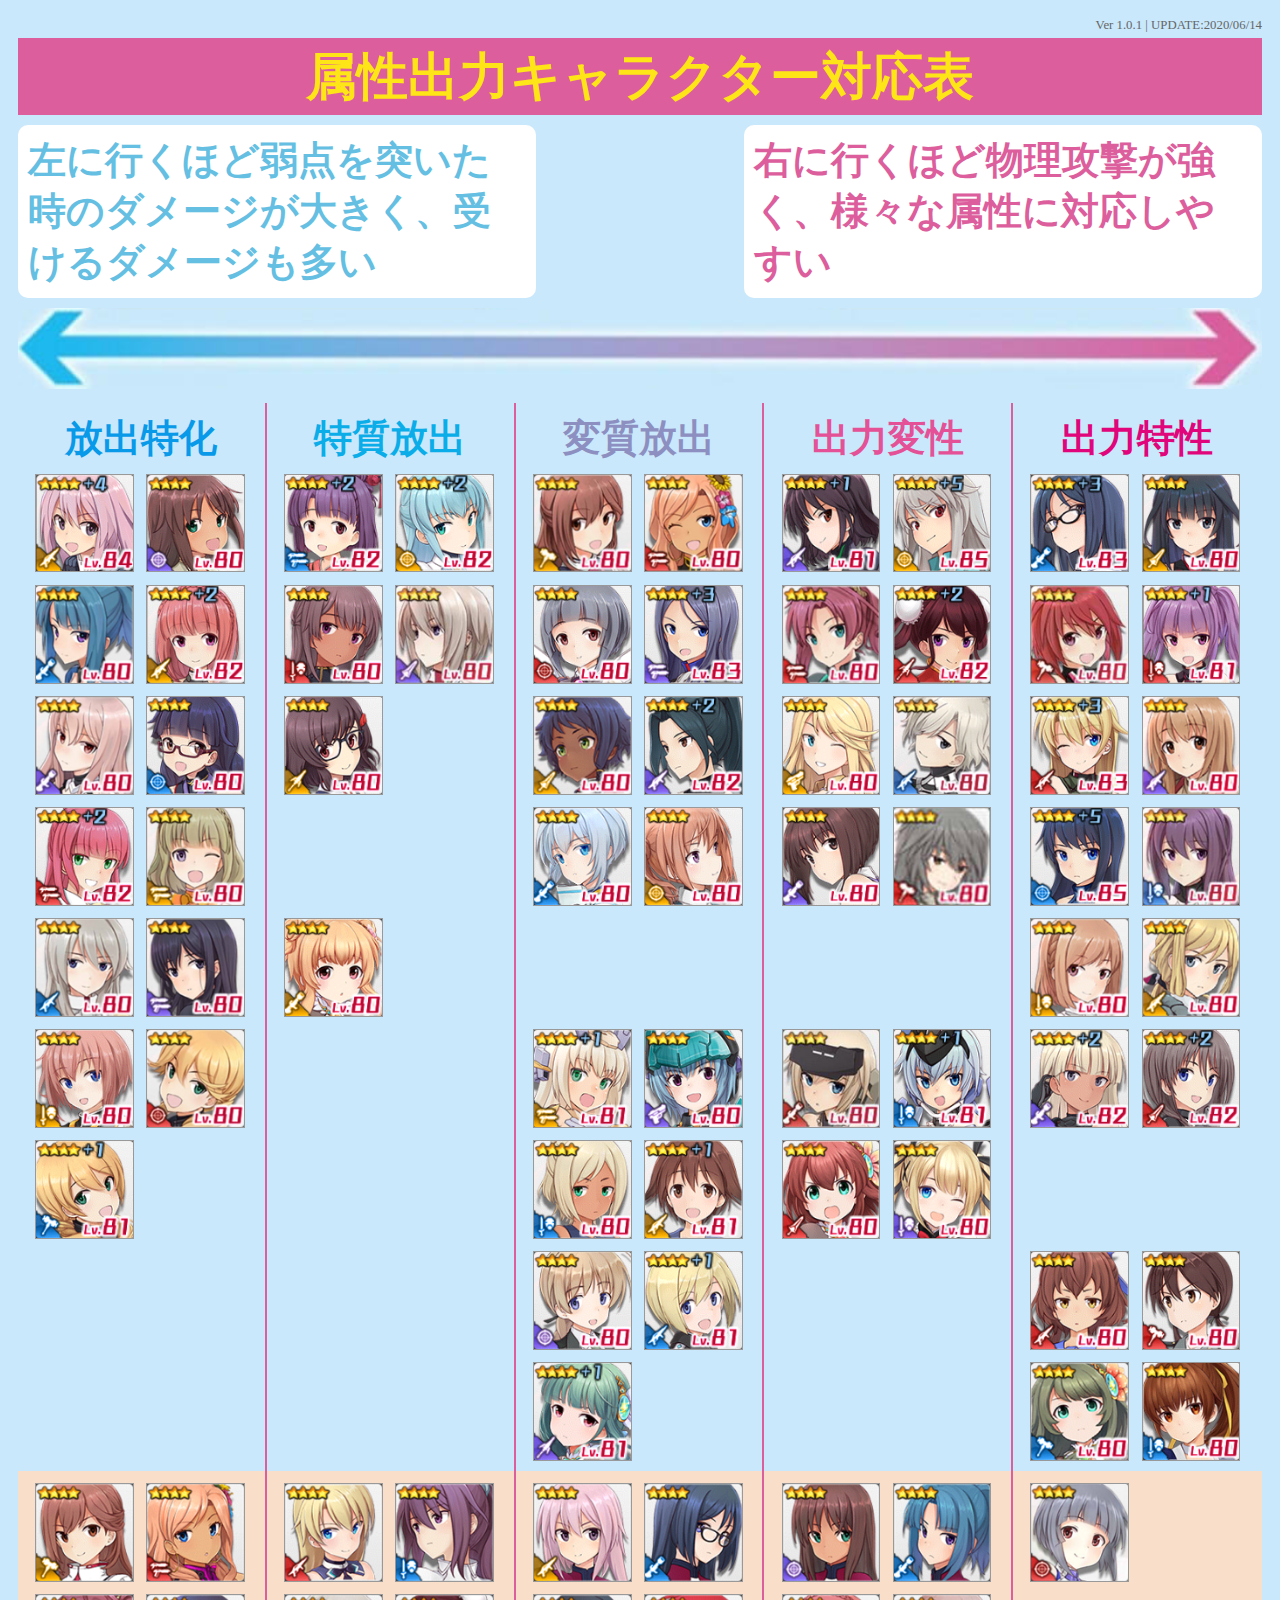
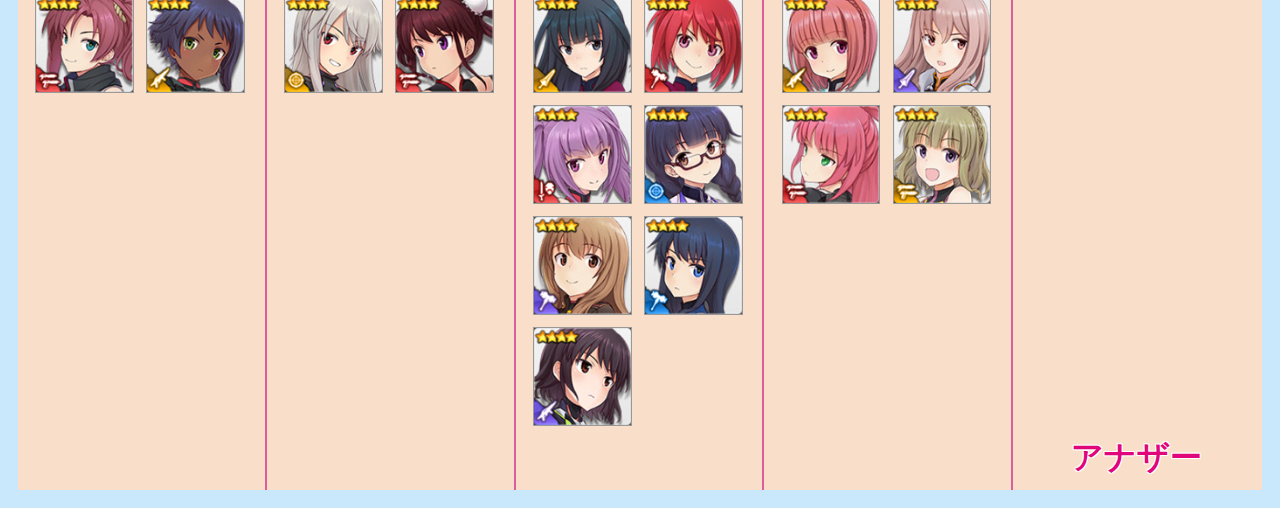
<file: alice101.html>
<!DOCTYPE html>
<html lang="ja">

<head>
  <meta charset="UTF-8">
  <title>アリス・ギア・アイギス 属性出力キャラクター対応表</title>
  <script src="./jquery.min.js"></script>
  <script>
$(function() {

/* 更新情報 必要に応じて書き換えてください */
  var version = "Ver 1.0.1 | UPDATE:2020/06/14";

/*
  { ... },
  でキャラデータがワンセット。各項目は下記の通り。
  id      = 番号(101～FAGコラボ、201～SOLコラボ、301～ｽﾄﾗｲｸｳｨｯﾁｰｽﾞ、401～ﾊﾞﾄﾙｶﾞｰﾙﾊｲｽｸｰﾙ、501～ﾃﾞｯﾄﾞｵｱｱﾗｲﾌﾞ)
  type    = 1=放出特化、2=特質放出、3=変質放出、4=出力変性、5=出力特性
  src     = 画像ファイル名
  name    = キャラクター名
  category = アナザーは10、コラボは99、それ以外は空欄

  ※画像データは /img/ フォルダに格納してください。
  ※画像ファイルは縦111px、横111pxで作成しています。
  ※srcの画像ファイル名と /img/フォルダに入れた画像名は同じにしてください。
  ※アナザーキャラ画像名は another-キャラ名 と暫定設定しています。
  ※その他キャラ画像名は normal- キャラ名 と暫定設定しています。
*/
/* ↓↓↓↓ここからキャラクターデータ↓↓↓↓ */
  var data = [/*キャラクターデータ*/

    {
      "id": "1",
      "type": "1",
      "src": "normal-yotsuyu.png",
      "name": "比良坂 夜露",
      "category": ""
    },
    {
      "id": "1",
      "type": "3",
      "src": "another-yotsuyu.png",
      "name": "比良坂 夜露 / 勇躍",
      "category": "10"
    },
    {
      "id": "2",
      "type": "1",
      "src": "normal-shitara.png",
      "name": "兼志谷 シタラ",
      "category": ""
    },
    {
      "id": "2",
      "type": "4",
      "src": "another-shitara.png",
      "name": "兼志谷 シタラ / 天機",
      "category": "10"
    },
    {
      "id": "3",
      "type": "5",
      "src": "normal-fumika.png",
      "name": "百科 文嘉",
      "category": ""
    },
    {
      "id": "3",
      "type": "3",
      "src": "another-fumika.png",
      "name": "百科 文嘉 / 智将",
      "category": "10"
    },
    {
      "id": "4",
      "type": "5",
      "src": "normal-kaede.png",
      "name": "吾妻 楓",
      "category": ""
    },
    {
      "id": "4",
      "type": "3",
      "src": "another-kaede.png",
      "name": "吾妻 楓 / 皆伝",
      "category": "10"
    },
    {
      "id": "5",
      "type": "5",
      "src": "normal-rin.png",
      "name": "日向 リン",
      "category": ""
    },
    {
      "id": "5",
      "type": "3",
      "src": "another-rin.png",
      "name": "日向 リン / 奔放",
      "category": "10"
    },
    {
      "id": "6",
      "type": "1",
      "src": "normal-rei.png",
      "name": "小鳥遊 怜",
      "category": ""
    },
    {
      "id": "6",
      "type": "4",
      "src": "another-rei.png",
      "name": "小鳥遊 怜 / 無常",
      "category": "10"
    },
    {
      "id": "7",
      "type": "1",
      "src": "normal-aika.png",
      "name": "相河 愛花",
      "category": ""
    },
    {
      "id": "7",
      "type": "4",
      "src": "another-aika.png",
      "name": "相河 愛花 / 仁愛",
      "category": "10"
    },
    {
      "id": "8",
      "type": "5",
      "src": "normal-ayaka.png",
      "name": "一条 綾香",
      "category": ""
    },
    {
      "id": "8",
      "type": "3",
      "src": "another-ayaka.png",
      "name": "一条 綾香 / 英俊",
      "category": "10"
    },
    {
      "id": "9",
      "type": "1",
      "src": "normal-yumi.png",
      "name": "四谷 ゆみ",
      "category": ""
    },
    {
      "id": "9",
      "type": "4",
      "src": "another-yumi.png",
      "name": "四谷 ゆみ / 絢爛",
      "category": "10"
    },
    {
      "id": "10",
      "type": "1",
      "src": "normal-eri.png",
      "name": "依城 えり",
      "category": ""
    },
    {
      "id": "10",
      "type": "3",
      "src": "another-eri.png",
      "name": "依城 えり / 清廉",
      "category": "10"
    },
    {
      "id": "11",
      "type": "5",
      "src": "normal-virginia.png",
      "name": "バージニア・G",
      "category": ""
    },
    {
      "id": "11",
      "type": "2",
      "src": "another-virginia.png",
      "name": "バージニア・G / MOBIUS",
      "category": "10"
    },
    {
      "id": "12",
      "type": "5",
      "src": "normal-koyui.png",
      "name": "大関 小結",
      "category": ""
    },
    {
      "id": "12",
      "type": "3",
      "src": "another-koyui.png",
      "name": "大関 小結 / 豊潤",
      "category": "10"
    },
    {
      "id": "13",
      "type": "5",
      "src": "normal-mutsumi.png",
      "name": "小芦 睦海",
      "category": ""
    },
    {
      "id": "13",
      "type": "3",
      "src": "another-mutsumi.png",
      "name": "小芦 睦海 / 剛毅",
      "category": "10"
    },
    {
      "id": "14",
      "type": "5",
      "src": "normal-mai.png",
      "name": "二子玉 舞",
      "category": ""
    },
    {
      "id": "14",
      "type": "2",
      "src": "another-mai.png",
      "name": "二子玉 舞 / 繊麗",
      "category": "10"
    },
    {
      "id": "15",
      "type": "4",
      "src": "normal-serina.png",
      "name": "新谷 芹菜",
      "category": ""
    },
    {
      "id": "15",
      "type": "3",
      "src": "another-serina.png",
      "name": "新谷 芹菜 / 燐光",
      "category": "10"
    },
    {
      "id": "16",
      "type": "3",
      "src": "normal-anna.png",
      "name": "宇佐元 杏奈",
      "category": ""
    },
    {
      "id": "16",
      "type": "1",
      "src": "another-anna.png",
      "name": "宇佐元 杏奈 / 希求",
      "category": "10"
    },
    {
      "id": "17",
      "type": "3",
      "src": "normal-meika.png",
      "name": "萬場 盟華",
      "category": ""
    },
    {
      "id": "17",
      "type": "1",
      "src": "another-meika.png",
      "name": "萬場 盟華 / 極彩",
      "category": "10"
    },
    {
      "id": "18",
      "type": "3",
      "src": "normal-asuka.png",
      "name": "文島 明日翔",
      "category": ""
    },
    {
      "id": "18",
      "type": "5",
      "src": "another-asuka.png",
      "name": "文島 明日翔 / 福音",
      "category": "10"
    },
    {
      "id": "19",
      "type": "4",
      "src": "normal-mari.png",
      "name": "神宮寺 真理",
      "category": ""
    },
    {
      "id": "19",
      "type": "2",
      "src": "another-mari.png",
      "name": "神宮寺 真理 / 孤影",
      "category": "10"
    },
    {
      "id": "20",
      "type": "4",
      "src": "normal-raiya.png",
      "name": "蛙坂 来弥",
      "category": ""
    },
    {
      "id": "20",
      "type": "1",
      "src": "another-raiya.png",
      "name": "蛙坂 来弥 / 残火",
      "category": "10"
    },
    {
      "id": "21",
      "type": "1",
      "src": "normal-yayoi.png",
      "name": "藤野 やよい",
      "category": ""
    },
    {
      "id": "21",
      "type": "4",
      "src": "another-yayoi.png",
      "name": "藤野 やよい /",
      "category": "10"
    },
    {
      "id": "22",
      "type": "1",
      "src": "normal-toka.png",
      "name": "下落合 桃歌",
      "category": ""
    },
    {
      "id": "22",
      "type": "4",
      "src": "another-toka.png",
      "name": "下落合 桃歌 / 明星",
      "category": "10"
    },
    {
      "id": "23",
      "type": "4",
      "src": "normal-hongfa.png",
      "name": "王 紅花",
      "category": ""
    },
    {
      "id": "23",
      "type": "2",
      "src": "another-hongfa.png",
      "name": "王 紅花 / 紅蓮",
      "category": "10"
    },
    {
      "id": "24",
      "type": "3",
      "src": "normal-kanade.png",
      "name": "仁紀藤 奏",
      "category": ""
    },
    {
      "id": "25",
      "type": "5",
      "src": "normal-shiina.png",
      "name": "州天頃 椎奈",
      "category": ""
    },
    {
      "id": "26",
      "type": "1",
      "src": "normal-chieri.png",
      "name": "紺堂 地衛理",
      "category": ""
    },
    {
      "id": "27",
      "type": "3",
      "src": "normal-shanti.png",
      "name": "サンティ・ラナ",
      "category": ""
    },
    {
      "id": "27",
      "type": "1",
      "src": "another-shanti.png",
      "name": "サンティ・ラナ / 雄渾",
      "category": "10"
    },
    {
      "id": "28",
      "type": "3",
      "src": "normal-kaoruko.png",
      "name": "山野 薫子",
      "category": ""
    },
    {
      "id": "29",
      "type": "3",
      "src": "normal-nina.png",
      "name": "ニーナ・カリーニナ",
      "category": ""
    },
    {
      "id": "30",
      "type": "1",
      "src": "normal-misaki.png",
      "name": "籠目 深沙希",
      "category": ""
    },
    {
      "id": "31",
      "type": "5",
      "src": "normal-rita.png",
      "name": "リタ・ヘンシェル",
      "category": ""
    },
    {
      "id": "32",
      "type": "1",
      "src": "normal-sugumi.png",
      "name": "金潟 すぐみ",
      "category": ""
    },
    {
      "id": "33",
      "type": "5",
      "src": "normal-yasuri.png",
      "name": "新居目 安里",
      "category": ""
    },
    {
      "id": "34",
      "type": "2",
      "src": "normal-azuki.png",
      "name": "御蔵座 梓希",
      "category": ""
    },
    {
      "id": "35",
      "type": "4",
      "src": "normal-shirley.png",
      "name": "シャーリー・オークレイ",
      "category": ""
    },
    {
      "id": "36",
      "type": "2",
      "src": "normal-mirie.png",
      "name": "御茶ノ水 美里江",
      "category": ""
    },
    {
      "id": "37",
      "type": "1",
      "src": "normal-akane.png",
      "name": "琴村 朱音",
      "category": ""
    },
    {
      "id": "38",
      "type": "1",
      "src": "normal-amane.png",
      "name": "琴村 天音",
      "category": ""
    },
    {
      "id": "39",
      "type": "4",
      "src": "normal-tsukasa.png",
      "name": "二階堂 司",
      "category": ""
    },
    {
      "id": "40",
      "type": "4",
      "src": "normal-itsuri.png",
      "name": "須賀 乙莉",
      "category": ""
    },
    {
      "id": "41",
      "type": "4",
      "src": "normal-chie.png",
      "name": "東雲 チヱ",
      "category": ""
    },
    {
      "id": "42",
      "type": "2",
      "src": "normal-fatima.png",
      "name": "ファティマ・ベトロラム",
      "category": ""
    },
    {
      "id": "43",
      "type": "2",
      "src": "normal-mira.png",
      "name": "村尾 未羅",
      "category": ""
    },
    {
      "id": "44",
      "type": "3",
      "src": "normal-yui.png",
      "name": "君影 唯",
      "category": ""
    },
    {
      "id": "45",
      "type": "2",
      "src": "normal-miyuki.png",
      "name": "千島 美幸",
      "category": ""
    },
    {
      "id": "46",
      "type": "5",
      "src": "normal-yuto.png",
      "name": "九炉鉄 悠都",
      "category": ""
    },
    {
      "id": "101",
      "type": "4",
      "src": "normal-gourai.png",
      "name": "轟雷",
      "category": "99"
    },
    {
      "id": "102",
      "type": "4",
      "src": "normal-stylet.png",
      "name": "スティレット",
      "category": "99"
    },
    {
      "id": "103",
      "type": "3",
      "src": "normal-baselard.png",
      "name": "バーゼラルド",
      "category": "99"
    },
    {
      "id": "104",
      "type": "3",
      "src": "normal-hresvelgr.png",
      "name": "フレズヴェルク",
      "category": "99"
    },
    {
      "id": "201",
      "type": "5",
      "src": "normal-raptor.png",
      "name": "SOLラプター",
      "category": "99"
    },
    {
      "id": "202",
      "type": "3",
      "src": "normal-raptor-strike.png",
      "name": "SOLラプター[ストライク]",
      "category": "99"
    },
    {
      "id": "301",
      "type": "3",
      "src": "normal-yoshika.png",
      "name": "宮藤 芳佳",
      "category": "99"
    },
    {
      "id": "302",
      "type": "3",
      "src": "normal-linette.png",
      "name": "リネット・ビショップ",
      "category": "99"
    },
    {
      "id": "303",
      "type": "5",
      "src": "normal-barkhorn.png",
      "name": "ゲルトルート・バルクホルン",
      "category": "99"
    },
    {
      "id": "304",
      "type": "3",
      "src": "normal-hartmann.png",
      "name": "エーリカ・ハルトマン",
      "category": "99"
    },
    {
      "id": "401",
      "type": "4",
      "src": "normal-miki.png",
      "name": "星月 みき",
      "category": "99"
    },
    {
      "id": "402",
      "type": "5",
      "src": "normal-kurumi.png",
      "name": "常磐 くるみ",
      "category": "99"
    },
    {
      "id": "403",
      "type": "2",
      "src": "normal-michelle.png",
      "name": "綿木 ミシェル",
      "category": "99"
    },
    {
      "id": "404",
      "type": "3",
      "src": "normal-sadone.png",
      "name": "サドネ",
      "category": "99"
    },
    {
      "id": "501",
      "type": "4",
      "src": "normal-marie.png",
      "name": "マリー・ローズ",
      "category": "99"
    },
    {
      "id": "502",
      "type": "5",
      "src": "normal-kasumi.png",
      "name": "かすみ",
      "category": "99"
    },

  ];
/* ↑↑↑↑ここまでキャラクターデータ↑↑↑↑ */
/* 以下は基本編集しなくても大丈夫です */

  data.sort(function(a,b){
    return (Number(a.id) < Number(b.id) ? -1 : 1);
  });

  function AliceList(liid,data,type,category) {
    var
      collabodata = 0,
      ulObj = $(liid),
      len = data.length;
    for(var i = 0; i < len; i++) {
      var typed=data[i].type;
      var categoryed=data[i].category;
      if(type == typed && category == categoryed){
        var src='./img/'+data[i].src;
        var collabo=data[i].category;
        var collabostr="";
        var classname="";
        if(collabo == 99){ classname="collabo"; collabodata++; collabostr='【コラボキャラ】 '; }
        if(collabodata == 1){
          var youso = ulObj.children('img').length;
          if( (youso % 2) != 0 ){
            ulObj.append('<img src="./img/space.png" class="nosp" />');
            ulObj.append('<img src="./img/space.png" class="nosp" />');
            ulObj.append('<img src="./img/space.png" class="nosp" />');
          }
          if( (youso % 2) == 0 ){
            ulObj.append('<img src="./img/space.png" class="nosp" />');
            ulObj.append('<img src="./img/space.png" class="nosp" />');
          }
        }
        ulObj.append($("<img>").attr({"src":src,"title":data[i].id+'. '+collabostr+data[i].name,"class":classname}));
      }
    }
  }

  AliceList("#tokusei1",data,"1","");
  AliceList("#tokusei2",data,"2","");
  AliceList("#tokusei3",data,"3","");
  AliceList("#tokusei4",data,"4","");
  AliceList("#tokusei5",data,"5","");
  AliceList("#tokusei1",data,"1","99");
  AliceList("#tokusei2",data,"2","99");
  AliceList("#tokusei3",data,"3","99");
  AliceList("#tokusei4",data,"4","99");
  AliceList("#tokusei5",data,"5","99");
  AliceList("#tokusei1a",data,"1","10");
  AliceList("#tokusei2a",data,"2","10");
  AliceList("#tokusei3a",data,"3","10");
  AliceList("#tokusei4a",data,"4","10");
  AliceList("#tokusei5a",data,"5","10");
  $('#version').text(version);
});
  </script>
  <style>
body {
  background:#C9E8FC;
  padding:10px 10px;
}
h1 {
  background:#DC5E9D;
  color:#FEE517;
  text-align:center;
  margin:5px 0 10px;
  padding:5px 5px 3px 5px;
  font-size:4.0vw;
}
h2 {
  color:#333;
  text-align:center;
  margin:0;
  padding:10px 0;
  font-size:3.0vw;
}
ul#hosoku {
  padding:10px 0px;
  list-style:none;
  font-size:0;
  padding:0;
}
ul#hosoku:after {
  content:"";
  clear:both;
  display:block;
}
ul#hosoku li {
  background:#fff;
  display:inline-block;
  width:40%;
  border-radius:10px;
  padding:10px;
  font-weight:bold;
  font-size:16px;
  font-size:3.0vw;
}
ul#hosoku li#hosoku1 {
  float:left;
  color:#65BFE2;
}
ul#hosoku li#hosoku2 {
  float:right;
  color:#DC5E9D;
}
div#hosoku3 img {
  padding:10px 0;
}
div#hosoku3 img {
  width:100%;
}

ul#normal ,
ul#another ,
ul#another2 {
  display:table;
  display:flex;
/*  background:#fff;*/
  list-style:none;
  font-size:0;
  padding:0;
}
ul#another ,
ul#another2 {
  background:#F9DEC9;
}
ul#normal:after ,
ul#another:after ,
ul#another2:after {
  content:"";
  clear:both;
  display:block;
}
ul#normal li ,
ul#another li ,
ul#another2 li {
  display:inline-block;
  width:20%;
  padding:0px;
  padding-bottom:10px;
  font-size:0px;
  float:left;
  text-align:center;
  box-sizing:border-box;
  border-right:2px solid #DC5E9D;
}
ul#normal li:after ,
ul#another li:after ,
ul#another2 li:after {
  content:"";
  clear:both;
  display:block;
}
ul#normal li:nth-child(5) ,
ul#another li:nth-child(5) ,
ul#another2 li:nth-child(5) {
  border-right:2px solid transparent;
}
ul#normal li img ,
ul#another li img ,
ul#another2 li img {
  width:40%;
  float:left;
  box-sizing:border-box;
  border:1px solid #999;
}
ul#normal li img.nosp ,
ul#another li img.nosp ,
ul#another2 li img.nosp {
  border:1px solid transparent;
}
ul#normal li img:nth-child(even) ,
ul#another li img:nth-child(even) {
  margin:5% 5% 0 7%;
}
ul#normal li img:nth-child(odd) ,
ul#another li img:nth-child(odd) {
  margin:5% 5% 0 0;
}
ul#normal li img:nth-of-type(1) {
  margin-top:0;
}
ul#normal li img:nth-of-type(2) {
  margin-top:0;
}
ul#normal li#tokusei1 h2 ,
ul#another li#tokusei1a h2 {
  color:#0899E8;
}
ul#normal li#tokusei2 h2 ,
ul#another li#tokusei2a h2 {
  color:#0AADE8;
}
ul#normal li#tokusei3 h2 ,
ul#another li#tokusei3a h2 {
  color:#8D8FC0;
}
ul#normal li#tokusei4 h2 ,
ul#another li#tokusei4a h2 {
  color:#E45197;
}
ul#normal li#tokusei5 h2 ,
ul#another li#tokusei5a h2 {
  color:#E0057B;
}
ul#another2 li#tokusei5a span {
  display:block;
  width:100%;
  color:#E0057B;
  font-size:2.5vw;
  font-weight:bold;
  text-shadow:1px 1px 0 #fff,-1px 1px 0 #fff,1px -1px 0 #fff,-1px -1px 0 #fff;
}
ul#another li h2 {
  display:none;
}
archive#version {
  display:block;
  color:#666;
  text-align:right;
  font-size:1vw;
}
  </style>
</head>

<body>

<archive id="version"></archive>

<archive id="header">
  <h1>属性出力キャラクター対応表</h1>

  <ul id="hosoku">
    <li id="hosoku1">左に行くほど弱点を突いた時のダメージが大きく、受けるダメージも多い</li>
    <li id="hosoku2">右に行くほど物理攻撃が強く、様々な属性に対応しやすい</li>
  </ul>

  <div id="hosoku3"><img src="./img/yazirushi.png" /></div>
</archive>

<archive id="list">
  <!-- ノーマル出力用 -->
  <ul id="normal">

    <li id="tokusei1">
      <h2>放出特化</h2>
    </li>

    <li id="tokusei2">
      <h2>特質放出</h2>
    </li>

    <li id="tokusei3">
      <h2>変質放出</h2>
    </li>

    <li id="tokusei4">
      <h2>出力変性</h2>
    </li>

    <li id="tokusei5">
      <h2>出力特性</h2>
    </li>

  </ul>


  <!-- アナザー出力用 -->
  <ul id="another">

    <li id="tokusei1a">
      <h2>放出特化</h2>
    </li>

    <li id="tokusei2a">
      <h2>特質放出</h2>
    </li>

    <li id="tokusei3a">
      <h2>変質放出</h2>
    </li>

    <li id="tokusei4a">
      <h2>出力変性</h2>
    </li>

    <li id="tokusei5a">
      <h2>出力特性</h2>
    </li>

  </ul>

  <!-- アナザー文字出力用 -->
  <ul id="another2">

    <li id="tokusei1a">
    </li>

    <li id="tokusei2a">
    </li>

    <li id="tokusei3a">
    </li>

    <li id="tokusei4a">
    </li>

    <li id="tokusei5a">
      <span>アナザー</span>
    </li>
  </ul>
</archive>

</body>
</html>
</file>
<file: css/main.css>
@charset "UTF-8";

/* 基本スタイル */
body {
  background:#C9E8FC;
  padding:10px 10px;
}
* {
  box-sizing:border-box;
}
a ,
a:focus ,
a:active ,
a:hover ,
a:visited {
  color:#336699;
}
a:focus ,
a:active ,
a:hover  {
  color:#cc0000;
}
h1 {
  background:#DC5E9D;
  color:#FEE517;
  text-align:center;
  margin:5px 0 10px;
  padding:5px 5px 3px 5px;
  font-size:4.0vw;
}
h2 {
  color:#333;
  text-align:center;
  margin:0;
  padding:10px 0;
  font-size:3.0vw;
}
ul#hosoku {
  padding:10px 0px;
  list-style:none;
  font-size:0;
  padding:0;
}
ul#hosoku:after {
  content:"";
  clear:both;
  display:block;
}
ul#hosoku li {
  background:#fff;
  display:inline-block;
  width:40%;
  border-radius:10px;
  padding:10px;
  font-weight:bold;
  font-size:16px;
  font-size:3.0vw;
}
ul#hosoku li#hosoku1 {
  float:left;
  color:#65BFE2;
}
ul#hosoku li#hosoku2 {
  float:right;
  color:#DC5E9D;
}
div#hosoku3 img {
  padding:10px 0;
}
div#hosoku3 img {
  width:100%;
}
div#hosoku5 {
  background:#fff;
  border-radius: 5px;
  margin :0 0 10px 0;
  padding:10px;
  text-align:center;
}
archive#version {
  display:block;
  color:#666;
  font-size:1vw;
}
archive#menu {
  display:block;
  color:#666;
  font-size:1.5vw;
  color:#336699;
  display:inline-block;
}
archive#notes {
  display:block;
  background:#fff;
  border:1px solid #cc0000;
  color:#cc0000;
  font-size:1.5vw;
  color:#cc0000;
  padding:10px;
  margin:3.5vh 0 0;
}

/* 通常のスタイル */
ul#normal ,
ul#normal2 ,
ul#collabo ,
ul#collabo2 ,
ul#factor ,
ul#factor2 ,
ul#stellar ,
ul#stellar2 ,
ul#another ,
ul#another2 {
  display:table;
  display:flex;
/*  background:#fff;*/
  list-style:none;
  font-size:0;
  padding:0;
}
ul#another ,
ul#another2 {
  background:#F9DEC9;
}
ul#collabo ,
ul#collabo2 {
  background:#D7FFC5;
}
ul#factor ,
ul#factor2 {
  background:#D0C6FF;
}
ul#stellar ,
ul#stellar2 {
  background:#ffddee;
}
ul#normal:after ,
ul#normal2:after ,
ul#collabo:after ,
ul#collabo2:after ,
ul#factor:after ,
ul#factor2:after ,
ul#stellar:after ,
ul#stellar2:after ,
ul#another:after ,
ul#another2:after {
  content:"";
  clear:both;
  display:block;
}
ul#normal li ,
ul#normal2 li ,
ul#collabo li ,
ul#collabo2 li ,
ul#factor li ,
ul#factor2 li ,
ul#stellar li ,
ul#stellar2 li ,
ul#another li ,
ul#another2 li {
  display:inline-block;
  width:20%;
  padding:0px;
  padding-bottom:10px;
  font-size:0px;
  float:left;
  text-align:center;
  box-sizing:border-box;
  border-right:2px solid #DC5E9D;
}
ul#normal li:after ,
ul#normal2 li:after ,
ul#collabo li:after ,
ul#collabo2 li:after ,
ul#factor li:after ,
ul#factor2 li:after ,
ul#stellar li:after ,
ul#stellar2 li:after ,
ul#another li:after ,
ul#another2 li:after {
  content:"";
  clear:both;
  display:block;
}
ul#normal li:nth-child(5) ,
ul#normal2 li:nth-child(5) ,
ul#collabo li:nth-child(5) ,
ul#collabo2 li:nth-child(5) ,
ul#factor li:nth-child(5) ,
ul#factor2 li:nth-child(5) ,
ul#stellar li:nth-child(5) ,
ul#stellar2 li:nth-child(5) ,
ul#another li:nth-child(5) ,
ul#another2 li:nth-child(5) {
  border-right:2px solid transparent;
}
ul#normal li span ,
ul#normal2 li span ,
ul#collabo li span ,
ul#collabo2 li span ,
ul#factor li span ,
ul#factor2 li span ,
ul#stellar li span ,
ul#stellar2 li span ,
ul#another li span ,
ul#another2 li span {
  width:40%;
  float:left;
  display:inline-block;
}
ul#normal li span img ,
ul#normal2 li span img ,
ul#collabo li span img ,
ul#collabo2 li span img ,
ul#factor li span img ,
ul#factor2 li span img ,
ul#stellar li span img ,
ul#stellar2 li span img ,
ul#another li span img ,
ul#another2 li span img {
  width:100%;
  box-sizing:border-box;
  border:1px solid #999;
}
ul#normal li span img.charaimg[link^="http"] ,
ul#normal2 li span img.charaimg[link^="http"] ,
ul#collabo li span img.charaimg[link^="http"] ,
ul#collabo2 li span img.charaimg[link^="http"] ,
ul#factor li span img.charaimg[link^="http"] ,
ul#factor2 li span img.charaimg[link^="http"] ,
ul#stellar li span img.charaimg[link^="http"] ,
ul#stellar2 li span img.charaimg[link^="http"] ,
ul#another li span img.charaimg[link^="http"] ,
ul#another2 li span img.charaimg[link^="http"] {
  cursor:pointer;
}
ul#normal li span.nosp img ,
ul#normal2 li span.nosp img ,
ul#collabo li span.nosp img ,
ul#collabo2 li span.nosp img ,
ul#factor li span.nosp img ,
ul#factor2 li span.nosp img ,
ul#stellar li span.nosp img ,
ul#stellar2 li span.nosp img ,
ul#another li span.nosp img ,
ul#another2 li span.nosp img {
  border:1px solid transparent;
}
ul#normal li span img.icons ,
ul#normal2 li span img.icons ,
ul#collabo li span img.icons ,
ul#collabo2 li span img.icons ,
ul#factor li span img.icons ,
ul#factor2 li span img.icons ,
ul#stellar li span img.icons ,
ul#stellar2 li span img.icons ,
ul#another li span img.icons ,
ul#another2 li span img.icons {
  display:none;
}

ul#normal li span:nth-child(even) ,
ul#collabo li span:nth-child(even) ,
ul#factor li span:nth-child(even) ,
ul#stellar li span:nth-child(even) ,
ul#another li span:nth-child(even) {
  margin:5% 5% 0 7%;
}
ul#normal li span:nth-child(odd) ,
ul#collabo li span:nth-child(odd) ,
ul#factor li span:nth-child(odd) ,
ul#stellar li span:nth-child(odd) ,
ul#another li span:nth-child(odd) {
  margin:5% 5% 0 0;
}
ul#collabo li span:nth-of-type(1) ,
ul#normal li span:nth-of-type(1) {
  margin-top:0;
}
ul#collabo li span:nth-of-type(2) ,
ul#normal li span:nth-of-type(2) {
  margin-top:0;
}
ul#normal li#tokusei1 h2 ,
ul#collabo li#tokusei1c h2 ,
ul#factor li#tokusei1f h2 ,
ul#stellar li#tokusei1s h2 ,
ul#another li#tokusei1a h2 {
  color:#0899E8;
}
ul#normal li#tokusei2 h2 ,
ul#collabo li#tokusei2c h2 ,
ul#factor li#tokusei2f h2 ,
ul#stellar li#tokusei2s h2 ,
ul#another li#tokusei2a h2 {
  color:#0AADE8;
}
ul#normal li#tokusei3 h2 ,
ul#collabo li#tokusei3c h2 ,
ul#factor li#tokusei3f h2 ,
ul#stellar li#tokusei3s h2 ,
ul#another li#tokusei3a h2 {
  color:#8D8FC0;
}
ul#normal li#tokusei4 h2 ,
ul#collabo li#tokusei4c h2 ,
ul#factor li#tokusei4f h2 ,
ul#stellar li#tokusei4s h2 ,
ul#another li#tokusei4a h2 {
  color:#E45197;
}
ul#normal li#tokusei5 h2 ,
ul#collabo li#tokusei5c h2 ,
ul#factor li#tokusei5f h2 ,
ul#stellar li#tokusei5s h2 ,
ul#another li#tokusei5a h2 {
  color:#E0057B;
}
ul#normal2 li#tokusei5 span ,
ul#collabo2 li#tokusei5c span ,
ul#factor2 li#tokusei5f span ,
ul#stellar2 li#tokusei5s span ,
ul#another2 li#tokusei5a span {
  display:block;
  width:100%;
  color:#E0057B;
  font-size:2.5vw;
  font-weight:bold;
  text-shadow:1px 1px 0 #fff,-1px 1px 0 #fff,1px -1px 0 #fff,-1px -1px 0 #fff;
}
ul#normal2 li#tokusei5 span {
  color:#3782D2;
}
ul#another2 li#tokusei5a span {
  color:#E0057B;
}
ul#collabo2 li#tokusei5c span {
  color:#119900;
}
ul#factor2 li#tokusei5f span {
  color:#6805E0;
}
ul#stellar2 li#tokusei5s span {
  color:#E0057B;
}
ul#another li h2 {
//  display:none;
}
div#hosoku4 {
  display:none;
}
body#equip div#hosoku4 ,
body#equip5 div#hosoku4 ,
body#equip4 div#hosoku4 ,
body#equip3 div#hosoku4 ,
body#equip2 div#hosoku4 {
  display:block;
  padding:0px 0 10px;
  font-size:1.3vw;
  text-align:center;
}
div#hosoku4 img {
  vertical-align:middle;
  margin-left:2%;
  margin-right:5px;
  width:2%;
}
div#hosoku4 span {
  vertical-align:middle;
}
/* ギア・SP属性表示のスタイル */
body#equip5 ul#stellar li span ,
body#equip4 ul#factor li span ,
body#equip3 ul#collabo li span ,
body#equip2 ul#another li span ,
body#equip ul#normal li span {
  width:100%;
  display:inline-block;
  margin:5% 0 0;
  padding:0;
  padding:0 5%;
  text-align:left;
}
body#equip5 ul#stellar li span img ,
body#equip4 ul#factor li span img ,
body#equip3 ul#collabo li span img ,
body#equip2 ul#another li span img ,
body#equip ul#normal li span img {
  width:50%;
  width:45%;
  width:37.8%;
  box-sizing:border-box;
  border:1px solid #999;
  float:left;
  display:block;
}
body#equip5 ul#stellar li span img.icons ,
body#equip4 ul#factor li span img.icons ,
body#equip3 ul#collabo li span img.icons ,
body#equip2 ul#another li span img.icons ,
body#equip ul#normal li span img.icons  {
  width:10%;
  width:9%;
  width:7.5%;
  border:0;
}
body#equip5 ul#stellar li span img.br ,
body#equip4 ul#factor li span img.br ,
body#equip3 ul#collabo li span img.br ,
body#equip2 ul#another li span img.br ,
body#equip ul#normal li span img.br {
  float:none;
}
body#equip5 ul#stellar li span img.or ,
body#equip4 ul#factor li span img.or ,
body#equip3 ul#collabo li span img.or ,
body#equip2 ul#another li span img.or ,
body#equip ul#normal li span img.or  {
  box-sizing:content-box;
  border-right:2px solid red;
}
body#equip5 ul#stellar li span img.br::after ,
body#equip4 ul#factor li span img.br::after ,
body#equip3 ul#collabo li span img.br::after ,
body#equip2 ul#another li span img.br::after ,
body#equip ul#normal li span img.br::after {
  content: "\A";
  white-space: pre;
}
body#equip5 ul#stellar li span.nosp img ,
body#equip4 ul#factor li span.nosp img ,
body#equip3 ul#collabo li span.nosp img ,
body#equip2 ul#another li span.nosp img ,
body#equip ul#normal li span.nosp img  {
  border:0;
}
body#equip5 ul#stellar li span.nosp2 ,
body#equip5 ul#stellar li span.nosp3 ,
body#equip4 ul#factor li span.nosp2 ,
body#equip4 ul#factor li span.nosp3 ,
body#equip3 ul#collabo li span.nosp2 ,
body#equip3 ul#collabo li span.nosp3 ,
body#equip2 ul#another li span.nosp2 ,
body#equip2 ul#another li span.nosp3 ,
body#equip ul#normal li span.nosp2 ,
body#equip ul#normal li span.nosp3 {
  display:none;
}
</file>
